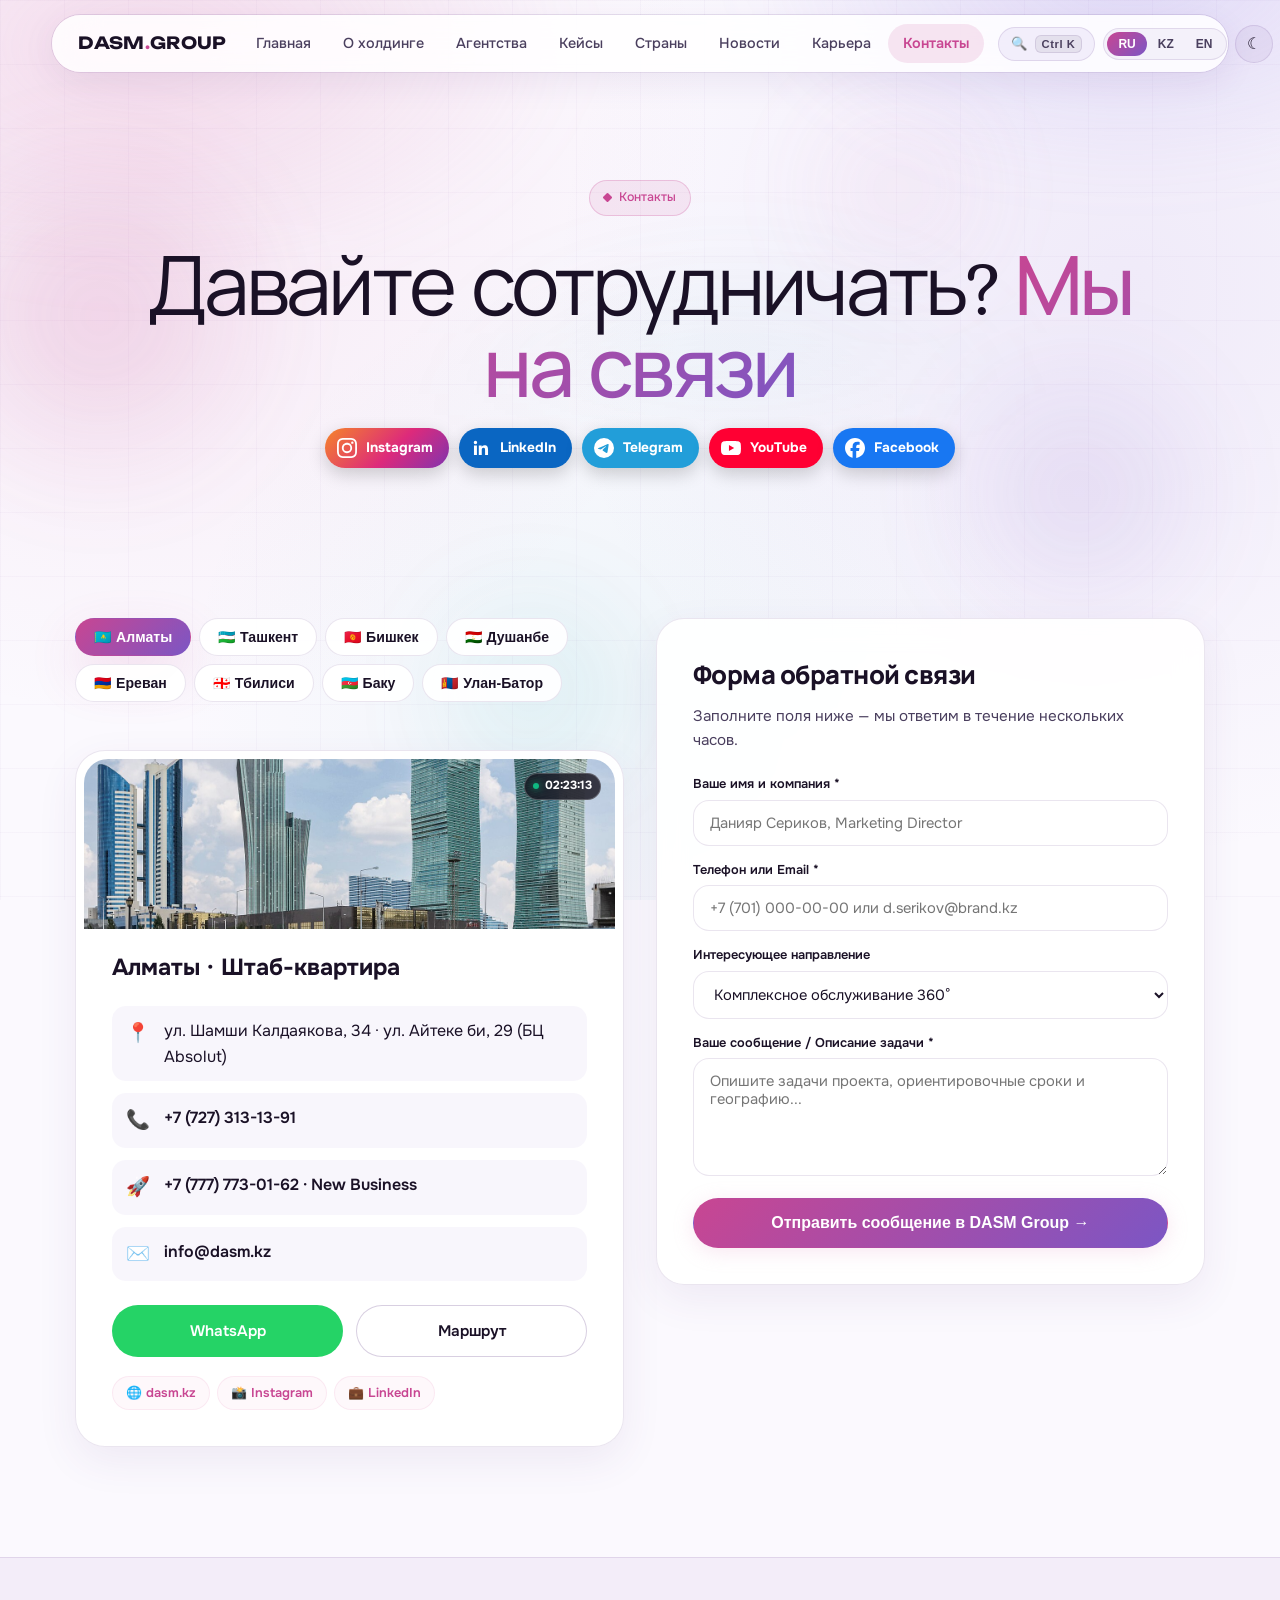
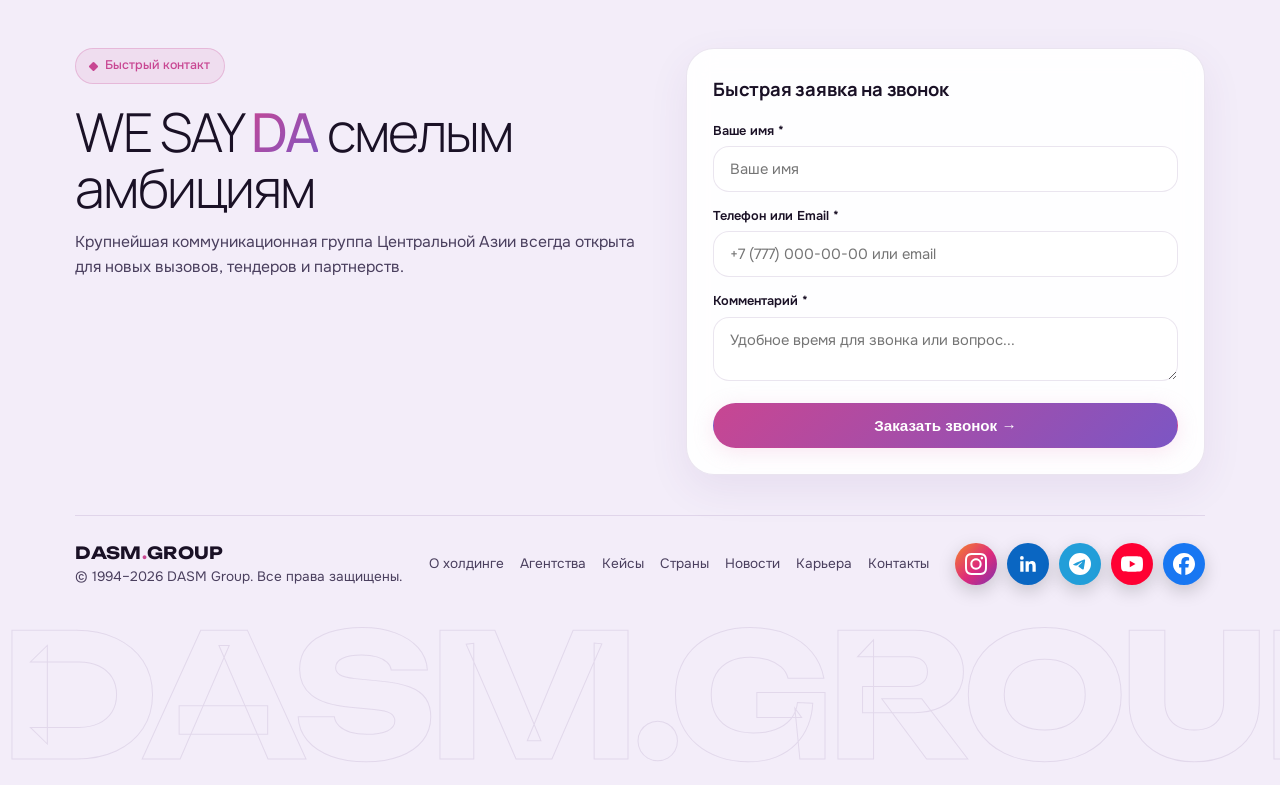
<file: contacts.html>
<!DOCTYPE html>
<html lang="ru" data-theme="light">
<head>
    <meta charset="UTF-8">
    <script>try{var t=localStorage.getItem("dasm-theme-mode");if(t==="dark"||t==="light")document.documentElement.setAttribute("data-theme",t);else document.documentElement.setAttribute("data-theme","light");}catch(e){}</script>
    <meta name="viewport" content="width=device-width, initial-scale=1.0">
    <title>Контакты — DASM Group</title>
    <meta name="description" content="Контакты DASM Group: офис в Алматы, телефон, email и форма обратной связи.">
    <meta name="theme-color" content="#fbf9fd">
    <meta property="og:type" content="website">
    <meta property="og:locale" content="ru_RU">
    <meta property="og:site_name" content="DASM Group">
    <meta property="og:title" content="Контакты — DASM Group">
    <meta property="og:description" content="Контакты DASM Group: офис в Алматы, телефон, email и форма обратной связи.">
    <meta property="og:image" content="https://images.unsplash.com/photo-1497366216548-37526070297c?auto=format&fit=crop&w=1200&q=80">
    <link rel="icon" href="data:image/svg+xml,%3Csvg xmlns='http://www.w3.org/2000/svg' viewBox='0 0 64 64'%3E%3Crect width='64' height='64' rx='16' fill='%230c0b10'/%3E%3Ctext x='32' y='45' font-size='38' font-weight='800' text-anchor='middle' fill='%23e8a0c8' font-family='Arial,sans-serif'%3ED%3C/text%3E%3C/svg%3E">
    <link rel="preconnect" href="https://fonts.googleapis.com">
    <link rel="preconnect" href="https://fonts.gstatic.com" crossorigin>
    <link href="https://fonts.googleapis.com/css2?family=Manrope:wght@200..800&family=Onest:wght@400;500;600;700&family=Unbounded:wght@600;700&display=swap" rel="stylesheet">
    <link rel="stylesheet" href="style.css?v=20261026f">
    <script src="3d-ui.js?v=20261026b" defer></script>
    <style>.cursor-dot,.cursor-ring{display:none!important;opacity:0!important;visibility:hidden!important;width:0!important;height:0!important}</style>
</head>
<body class="page-contacts">

    <header class="header" id="header">
        <div class="container header-inner">
            <a href="index.html" class="logo">DASM<span>.</span>GROUP</a>
            <nav class="nav" id="navMenu">
                <a href="index.html" class="nav-link">Главная</a>
                <a href="about.html" class="nav-link">О холдинге</a>
                <a href="agencies.html" class="nav-link">Агентства</a>
                <a href="works.html" class="nav-link">Кейсы</a>
                <a href="countries.html" class="nav-link">Страны</a>
                <a href="news.html" class="nav-link">Новости</a>
                <a href="career.html" class="nav-link">Карьера</a>
                <a href="contacts.html" class="nav-link active">Контакты</a>
            </nav>
            <div class="header-actions">
                <button type="button" class="search-trigger-btn" id="searchTriggerBtn" aria-label="Поиск">🔍 <span class="search-key-hint">Ctrl K</span></button>
                <div class="lang-switcher" id="langSwitcher">
                    <button class="lang-btn active" data-lang="RU">RU</button>
                    <button class="lang-btn" data-lang="KZ">KZ</button>
                    <button class="lang-btn" data-lang="EN">EN</button>
                </div>
                <button type="button" class="theme-toggle" id="themeToggle" aria-label="Переключить тему" title="Тема">
                    <span class="icon-sun">☀</span>
                    <span class="icon-moon">☾</span>
                </button>
                <a href="#main-contact-form" class="btn btn-primary btn-sm">Стать клиентом</a>
                <button class="burger" id="burgerBtn" aria-label="Меню"><span></span><span></span><span></span></button>
            </div>
        </div>
    </header>

    <main>
        <section class="page-hero ph-contacts">
            <div class="container ph-center">
                <span class="section-tag reveal">Контакты</span>
                <h1 class="page-title reveal">Давайте сотрудничать? <span class="gradient-text">Мы на связи</span></h1>
                <div class="reveal">
<div class="soc-badges">
<a class="soc-badge soc-ig" href="https://instagram.com/dasmgroup_official" target="_blank" rel="noopener"><img src="images/social/instagram.svg" alt="" width="20" height="20"><span>Instagram</span></a>
<a class="soc-badge soc-in" href="https://www.linkedin.com/company/dasmgroup/" target="_blank" rel="noopener"><img src="images/social/linkedin.svg" alt="" width="20" height="20"><span>LinkedIn</span></a>
<a class="soc-badge soc-tg" href="https://t.me/dasmgroup_official" target="_blank" rel="noopener"><img src="images/social/telegram.svg" alt="" width="20" height="20"><span>Telegram</span></a>
<a class="soc-badge soc-yt" href="https://www.youtube.com/@DASMGroup" target="_blank" rel="noopener"><img src="images/social/youtube.svg" alt="" width="20" height="20"><span>YouTube</span></a>
<a class="soc-badge soc-fb" href="https://www.facebook.com/profile.php?id=61552084777351" target="_blank" rel="noopener"><img src="images/social/facebook.svg" alt="" width="20" height="20"><span>Facebook</span></a>
</div>                </div>
            </div>
        </section>

        <!-- ГЛАВНАЯ КОНТАКТНАЯ СЕКЦИЯ НА СТРАНИЦЕ КОНТАКТЫ -->
        <section class="section" id="main-contact-form">
            <div class="container">
                <div class="contacts-page-grid">
                    <!-- Карточки адресов -->
                    <div class="contacts-cards-col">
                        <div class="city-selector-bar reveal" role="tablist" aria-label="Город">
                            <button type="button" class="city-selector-btn active" data-city="almaty">🇰🇿 Алматы</button>
                            <button type="button" class="city-selector-btn" data-city="tashkent">🇺🇿 Ташкент</button>
                            <button type="button" class="city-selector-btn" data-city="bishkek">🇰🇬 Бишкек</button>
                            <button type="button" class="city-selector-btn" data-city="dushanbe">🇹🇯 Душанбе</button>
                            <button type="button" class="city-selector-btn" data-city="yerevan">🇦🇲 Ереван</button>
                            <button type="button" class="city-selector-btn" data-city="tbilisi">🇬🇪 Тбилиси</button>
                            <button type="button" class="city-selector-btn" data-city="baku">🇦🇿 Баку</button>
                            <button type="button" class="city-selector-btn" data-city="ulaanbaatar">🇲🇳 Улан-Батор</button>
                        </div>
                        <div class="contact-hub-card reveal">
                            <div class="ch-photo-banner">
                                <img id="chCityPhoto" src="images/countries-city/kz.jpg" alt="Алматы · Штаб-квартира">
                                <span class="tz-badge"><i class="pulse-green"></i><span id="chCityTime">--:--:--</span></span>
                            </div>
                            <div class="ch-top">
                                <h3 id="chCityTitle">Алматы · Штаб-квартира</h3>
                            </div>
                            <div class="ch-rows">
                                <div class="ch-row"><b>📍</b><span id="chCityAddress">ул. Шамши Калдаякова, 34 · ул. Айтеке би, 29 (БЦ Absolut)</span></div>
                                <div class="ch-row"><b>📞</b><a id="chCityPhone" href="tel:+77273131391">+7 (727) 313-13-91</a></div>
                                <div class="ch-row"><b>🚀</b><a href="tel:+77777730162">+7 (777) 773-01-62 · New Business</a></div>
                                <div class="ch-row"><b>✉️</b><a id="chCityEmail" href="mailto:info@dasm.kz">info@dasm.kz</a></div>
                            </div>
                            <div class="contact-quick-actions">
                                <a class="btn btn-whatsapp" id="chCityWA" href="https://wa.me/77273131391" target="_blank" rel="noopener">WhatsApp</a>
                                <a class="btn btn-outline" id="chCityMap" href="https://www.google.com/maps/search/?api=1&query=%D0%90%D0%BB%D0%BC%D0%B0%D1%82%D1%8B%2C+%D1%83%D0%BB.+%D0%A8%D0%B0%D0%BC%D1%88%D0%B8+%D0%9A%D0%B0%D0%BB%D0%B4%D0%B0%D1%8F%D0%BA%D0%BE%D0%B2%D0%B0%2C+34" target="_blank" rel="noopener">Маршрут</a>
                            </div>
                            <div class="card-tags" style="margin-top:18px">
                                <a href="https://www.dasm.kz" target="_blank" rel="noopener">🌐 dasm.kz</a>
                                <a href="https://www.instagram.com/dasmgroup_official" target="_blank" rel="noopener">📸 Instagram</a>
                                <a href="https://www.linkedin.com/company/dasmgroup" target="_blank" rel="noopener">💼 LinkedIn</a>
                            </div>
                        </div>
                    </div>
                    <!-- Основная развернутая форма на странице Контакты -->
                    <div class="contacts-form-col reveal">
                        <form class="contact-form contact-form-large js-validate-form" novalidate>
                            <h2>Форма обратной связи</h2>
                            <p class="form-subtitle">Заполните поля ниже — мы ответим в течение нескольких часов.</p>

                            <div class="form-group">
                                <label>Ваше имя и компания *</label>
                                <input type="text" name="name" placeholder="Данияр Сериков, Marketing Director" required>
                                <span class="error-msg">Пожалуйста, укажите ваше имя</span>
                            </div>

                            <div class="form-group">
                                <label>Телефон или Email *</label>
                                <input type="text" name="contact" placeholder="+7 (701) 000-00-00 или d.serikov@brand.kz" required>
                                <span class="error-msg">Укажите корректный телефон или email</span>
                            </div>

                            <div class="form-group">
                                <label>Интересующее направление</label>
                                <select name="service">
                                    <option value="Комплексное обслуживание 360">Комплексное обслуживание 360°</option>
                                    <option value="Медиапланирование и баинг (TV, OOH, Digital)">Медиапланирование и баинг (TV, OOH, Digital)</option>
                                    <option value="Креатив, стратегия и брендинг">Креатив, стратегия и брендинг</option>
                                    <option value="PR, SMM, Influence & BTL">PR, SMM, Influence &amp; BTL</option>
                                    <option value="Мультистрановой запуск (ЦА и Кавказ)">Мультистрановой запуск (ЦА и Кавказ)</option>
                                </select>
                            </div>

                            <div class="form-group">
                                <label>Ваше сообщение / Описание задачи *</label>
                                <textarea name="message" rows="5" placeholder="Опишите задачи проекта, ориентировочные сроки и географию..." required></textarea>
                                <span class="error-msg">Пожалуйста, напишите сообщение</span>
                            </div>

                            <button type="submit" class="btn btn-primary btn-lg btn-block">Отправить сообщение в DASM Group →</button>
                            <div class="form-success-message">✓ Ваше обращение зарегистрировано! Наш директор по развитию бизнеса свяжется с вами в ближайшее время.</div>
                        </form>
                    </div>
                </div>
            </div>
        </section>
    </main>

    <!-- ФУТЕР С ФОРМОЙ -->
    <footer class="footer" id="footer-contact">
        <div class="container">
            <div class="footer-top-grid">
                <div class="footer-cta-info reveal">
                    <span class="section-tag">Быстрый контакт</span>
                    <h2 class="footer-heading">WE SAY <span class="gradient-text">DA</span> смелым амбициям</h2>
                    <p class="footer-lead">Крупнейшая коммуникационная группа Центральной Азии всегда открыта для новых вызовов, тендеров и партнерств.</p>
                </div>
                <div class="footer-form-wrap reveal">
                    <form class="contact-form js-validate-form" novalidate>
                        <h3>Быстрая заявка на звонок</h3>
                        <div class="form-group">
                            <label>Ваше имя *</label>
                            <input type="text" name="name" placeholder="Ваше имя" required>
                            <span class="error-msg">Введите ваше имя</span>
                        </div>
                        <div class="form-group">
                            <label>Телефон или Email *</label>
                            <input type="text" name="contact" placeholder="+7 (777) 000-00-00 или email" required>
                            <span class="error-msg">Укажите телефон или email</span>
                        </div>
                        <div class="form-group">
                            <label>Комментарий *</label>
                            <textarea name="message" rows="2" placeholder="Удобное время для звонка или вопрос..." required></textarea>
                            <span class="error-msg">Напишите короткое сообщение</span>
                        </div>
                        <button type="submit" class="btn btn-primary btn-block">Заказать звонок →</button>
                        <div class="form-success-message">✓ Заявка отправлена!</div>
                    </form>
                </div>
            </div>
            <div class="footer-bottom">
                <div class="footer-brand">
                    <a href="index.html" class="logo">DASM<span>.</span>GROUP</a>
                    <p>© 1994–2026 DASM Group. Все права защищены.</p>
                </div>
                <div class="footer-links">
                    <a href="about.html">О холдинге</a>
                    <a href="agencies.html">Агентства</a>
                    <a href="works.html">Кейсы</a>
                    <a href="countries.html">Страны</a>
                    <a href="news.html">Новости</a>
                    <a href="career.html">Карьера</a>
                    <a href="contacts.html">Контакты</a>
                </div>
                <div class="footer-socials"><div class="soc-badges">
<a class="soc-badge soc-ig" href="https://instagram.com/dasmgroup_official" target="_blank" rel="noopener"><img src="images/social/instagram.svg" alt="" width="20" height="20"><span>Instagram</span></a>
<a class="soc-badge soc-in" href="https://www.linkedin.com/company/dasmgroup/" target="_blank" rel="noopener"><img src="images/social/linkedin.svg" alt="" width="20" height="20"><span>LinkedIn</span></a>
<a class="soc-badge soc-tg" href="https://t.me/dasmgroup_official" target="_blank" rel="noopener"><img src="images/social/telegram.svg" alt="" width="20" height="20"><span>Telegram</span></a>
<a class="soc-badge soc-yt" href="https://www.youtube.com/@DASMGroup" target="_blank" rel="noopener"><img src="images/social/youtube.svg" alt="" width="20" height="20"><span>YouTube</span></a>
<a class="soc-badge soc-fb" href="https://www.facebook.com/profile.php?id=61552084777351" target="_blank" rel="noopener"><img src="images/social/facebook.svg" alt="" width="20" height="20"><span>Facebook</span></a>
</div></div>
            </div>
        </div>
    </footer>


    <div class="modal-backdrop" id="searchModal" role="dialog" aria-modal="true" aria-label="Поиск">
        <div class="modal-window search-modal-box">
            <button type="button" class="modal-close-btn" aria-label="Закрыть">×</button>
            <div class="search-input-wrap"><span>🔍</span><input type="search" id="searchInput" placeholder="Агентство, кейс, страна, вакансия…" autocomplete="off"></div>
            <div class="search-results-list" id="searchResults"></div>
        </div>
    </div>
    <script src="i18n.js?v=20261026b"></script>
    <script src="script.js?v=20261026f"></script>
</body>
</html>
</file>
<file: style.css>
/* ==========================================================================
   DASM GROUP — Soft Elegant Version + Light/Dark Theme + Champie Trial
   ========================================================================== */

@font-face {
    font-family: 'Champie Trial';
    src: url('fonts/ChampieTrial-Light.ttf') format('truetype');
    font-weight: 300;
    font-style: normal;
    font-display: swap;
}
@font-face {
    font-family: 'Champie Trial';
    src: url('fonts/ChampieTrial-Regular.ttf') format('truetype');
    font-weight: 400;
    font-style: normal;
    font-display: swap;
}
@font-face {
    font-family: 'Champie Trial';
    src: url('fonts/ChampieTrial-Medium.ttf') format('truetype');
    font-weight: 500;
    font-style: normal;
    font-display: swap;
}
@font-face {
    font-family: 'Champie Trial';
    src: url('fonts/ChampieTrial-SemiBold.ttf') format('truetype');
    font-weight: 600;
    font-style: normal;
    font-display: swap;
}
@font-face {
    font-family: 'Champie Trial';
    src: url('fonts/ChampieTrial-Bold.ttf') format('truetype');
    font-weight: 700;
    font-style: normal;
    font-display: swap;
}
@font-face {
    font-family: 'Champie Trial';
    src: url('fonts/ChampieTrial-ExtraBold.ttf') format('truetype');
    font-weight: 800;
    font-style: normal;
    font-display: swap;
}

/* Светлая тема по умолчанию — яркая, воздушная, чистая */
:root,
[data-theme="light"] {
    --bg-main: #fbf9fe;
    --bg-darker: #f3edf9;
    --bg-card: rgba(255, 255, 255, 0.92);
    --bg-card-hover: #ffffff;
    --border-color: rgba(80, 40, 120, 0.12);
    --border-accent: rgba(196, 70, 148, 0.42);
    --line: rgba(80, 40, 120, 0.12);

    --text-primary: #1a1126;
    --text-secondary: #4a3f5e;
    --text-muted: #7a6e90;

    --accent-primary: #c84692;
    --accent-secondary: #7c56c4;
    --gradient-brand: linear-gradient(135deg, #c84692 0%, #7c56c4 100%);
    --gradient-glow: 0 0 28px rgba(200, 70, 146, 0.20);

    --font-sans: 'Onest', -apple-system, BlinkMacSystemFont, 'Segoe UI', sans-serif;
    --font-display: 'Manrope', 'Onest', sans-serif;
    --font-brand: 'Unbounded', 'Manrope', sans-serif;
    --font-hero: 'Champie Trial', 'Manrope', sans-serif;

    --radius-sm: 14px;
    --radius-md: 20px;
    --radius-lg: 28px;
    --shadow-soft: 0 14px 40px rgba(90, 45, 130, 0.08);
    --shadow-hover: 0 20px 52px rgba(200, 70, 146, 0.16);
    --transition: all 0.35s cubic-bezier(0.16, 1, 0.3, 1);

    --header-bg: rgba(255, 255, 255, 0.88);
    --header-bg-scrolled: rgba(255, 255, 255, 0.96);
    --aurora-fade: linear-gradient(to bottom, rgba(251, 249, 254, 0.12) 0%, rgba(251, 249, 254, 0) 45%, var(--bg-main) 100%);
    --violet: #7c56c4;
    --float-opacity: 0.65;
}

/* Тёмная тема */
[data-theme="dark"] {
    --bg-main: #0c0b10;
    --bg-darker: #111018;
    --bg-card: rgba(28, 24, 38, 0.78);
    --bg-card-hover: rgba(36, 30, 48, 0.92);
    --border-color: rgba(255, 255, 255, 0.09);
    --border-accent: rgba(232, 160, 200, 0.35);
    --line: rgba(255, 255, 255, 0.09);

    --text-primary: #ffffff;
    --text-secondary: #b8b0c8;
    --text-muted: #7a728c;

    --accent-primary: #e8a0c8;
    --accent-secondary: #c4a8e8;
    --gradient-brand: linear-gradient(135deg, #e8a0c8 0%, #c4a8e8 100%);
    --gradient-glow: 0 0 28px rgba(232, 160, 200, 0.25);

    --shadow-soft: 0 12px 36px rgba(0, 0, 0, 0.45);
    --shadow-hover: 0 18px 48px rgba(232, 160, 200, 0.18);

    --header-bg: rgba(12, 11, 16, 0.85);
    --header-bg-scrolled: rgba(12, 11, 16, 0.95);
    --aurora-fade: linear-gradient(to bottom, rgba(12, 11, 16, 0.15) 0%, rgba(12, 11, 16, 0) 40%, var(--bg-main) 100%);
    --violet: #8f7be8;
    --float-opacity: 0.7;
}

*, *::before, *::after {
    box-sizing: border-box;
    margin: 0;
    padding: 0;
}

html {
    scroll-behavior: smooth;
    background-color: var(--bg-main);
    color: var(--text-primary);
    font-family: var(--font-sans);
    line-height: 1.6;
    -webkit-font-smoothing: antialiased;
}

body {
    overflow-x: hidden;
    background-color: var(--bg-main);
    background-image:
        radial-gradient(circle at 12% 18%, rgba(200, 70, 146, 0.09), transparent 42%),
        radial-gradient(circle at 88% 32%, rgba(124, 86, 196, 0.09), transparent 45%),
        radial-gradient(circle at 48% 78%, rgba(43, 179, 176, 0.06), transparent 45%),
        linear-gradient(to right, rgba(120, 80, 160, 0.035) 1px, transparent 1px),
        linear-gradient(to bottom, rgba(120, 80, 160, 0.035) 1px, transparent 1px);
    background-size: 100% 100%, 100% 100%, 100% 100%, 64px 64px, 64px 64px;
    background-attachment: fixed;
}
a {
    color: inherit;
    text-decoration: none;
    transition: var(--transition);
}

img {
    max-width: 100%;
    display: block;
}

.container {
    width: 92vw;
    max-width: 1400px;
    margin: 0 auto;
    padding: 0 24px;
}

.gradient-text {
    background: var(--gradient-brand);
    -webkit-background-clip: text;
    background-clip: text;
    -webkit-text-fill-color: transparent;
}

.section-tag {
    display: inline-block;
    font-family: var(--font-display);
    font-size: 0.7rem;
    text-transform: uppercase;
    letter-spacing: 0.08em;
    font-weight: 600;
    color: #e8a0c8;
    background: rgba(232, 160, 200, 0.10);
    border: 1px solid rgba(232, 160, 200, 0.22);
    padding: 6px 14px;
    border-radius: 99px;
    margin-bottom: 12px;
}

/* Header */
.header {
    position: fixed;
    top: 0;
    left: 0;
    width: 100%;
    z-index: 1000;
    padding: 14px 0;
    background: var(--header-bg);
    backdrop-filter: blur(18px);
    border-bottom: 1px solid var(--border-color);
    transition: var(--transition);
}

.header.scrolled {
    padding: 10px 0;
    background: var(--header-bg-scrolled);
}

/* Theme toggle */
.theme-toggle {
    width: 38px;
    height: 38px;
    border-radius: 50%;
    border: 1px solid var(--border-color);
    background: rgba(255, 255, 255, 0.06);
    color: var(--text-primary);
    cursor: pointer;
    display: inline-flex;
    align-items: center;
    justify-content: center;
    transition: var(--transition);
    font-size: 1rem;
    flex-shrink: 0;
}
.theme-toggle:hover {
    border-color: var(--border-accent);
    background: rgba(196, 90, 154, 0.12);
    transform: rotate(15deg);
}
[data-theme="light"] .theme-toggle .icon-sun { display: none; }
[data-theme="light"] .theme-toggle .icon-moon { display: block; }
[data-theme="dark"] .theme-toggle .icon-sun { display: block; }
[data-theme="dark"] .theme-toggle .icon-moon { display: none; }

.header-inner {
    display: flex;
    align-items: center;
    justify-content: space-between;
    gap: 20px;
}

.logo {
    font-family: var(--font-brand);
    font-size: 1.15rem;
    font-weight: 700;
    letter-spacing: 0.02em;
    color: #fff;
}

.logo span {
    color: var(--accent-primary);
}

.nav {
    display: flex;
    align-items: center;
    gap: 26px;
}

.nav-link {
    font-size: 0.92rem;
    font-weight: 500;
    color: var(--text-secondary);
    position: relative;
    padding: 4px 0;
}

.nav-link:hover,
.nav-link.active {
    color: #fff;
}

.nav-link.active::after {
    content: '';
    position: absolute;
    bottom: -3px;
    left: 0;
    width: 100%;
    height: 2px;
    background: var(--gradient-brand);
    border-radius: 2px;
}

.header-actions {
    display: flex;
    align-items: center;
    gap: 12px;
}

.lang-switcher {
    display: flex;
    background: rgba(255, 255, 255, 0.04);
    border: 1px solid var(--border-color);
    border-radius: 99px;
    padding: 3px;
}

.lang-btn {
    background: transparent;
    border: none;
    color: var(--text-secondary);
    font-size: 0.75rem;
    font-weight: 600;
    padding: 5px 11px;
    border-radius: 99px;
    cursor: pointer;
    transition: var(--transition);
}

.lang-btn.active {
    background: var(--gradient-brand);
    color: #1a1220;
}

/* Buttons */
.btn {
    display: inline-flex;
    align-items: center;
    justify-content: center;
    gap: 8px;
    font-weight: 600;
    font-size: 0.95rem;
    padding: 13px 26px;
    border-radius: 99px;
    cursor: pointer;
    border: 1px solid transparent;
    transition: var(--transition);
}

.btn-sm {
    padding: 9px 18px;
    font-size: 0.85rem;
}

.btn-lg {
    padding: 15px 30px;
    font-size: 1rem;
}

.btn-block {
    width: 100%;
}

.btn-primary {
    background: var(--gradient-brand);
    color: #1a1220;
    box-shadow: 0 4px 20px rgba(232, 160, 200, 0.25);
}

.btn-primary:hover {
    transform: translateY(-2px);
    box-shadow: 0 8px 28px rgba(232, 160, 200, 0.35);
}

.btn-outline {
    background: transparent;
    border-color: rgba(255, 255, 255, 0.18);
    color: #fff;
}

.btn-outline:hover {
    border-color: var(--accent-primary);
    background: rgba(232, 160, 200, 0.08);
    color: #e8a0c8;
    transform: translateY(-2px);
}

.burger {
    display: none;
    flex-direction: column;
    gap: 5px;
    background: none;
    border: none;
    cursor: pointer;
    padding: 6px;
}

.burger span {
    width: 22px;
    height: 2px;
    background: #fff;
    transition: var(--transition);
}

/* Hero */
.hero {
    position: relative;
    padding: 140px 0 70px;
    overflow: hidden;
    background: 
        radial-gradient(circle at 80% 20%, rgba(196, 168, 232, 0.11), transparent 50%),
        radial-gradient(circle at 10% 80%, rgba(232, 160, 200, 0.09), transparent 45%);
}

.hero-bg-grid {
    position: absolute;
    inset: 0;
    background-image: 
        linear-gradient(to right, rgba(255, 255, 255, 0.015) 1px, transparent 1px),
        linear-gradient(to bottom, rgba(255, 255, 255, 0.015) 1px, transparent 1px);
    background-size: 70px 70px;
    z-index: 0;
    pointer-events: none;
    opacity: 0.5;
}

.hero-content {
    position: relative;
    z-index: 1;
}

.hero-split {
    display: grid;
    grid-template-columns: 1.1fr 0.9fr;
    gap: 48px;
    align-items: center;
    margin-bottom: 50px;
}

.hero-left-col {
    display: flex;
    flex-direction: column;
    gap: 24px;
}

.hero-top-meta {
    display: flex;
    flex-wrap: wrap;
    gap: 10px;
}

.hero-badge {
    display: inline-flex;
    align-items: center;
    gap: 8px;
    padding: 7px 15px;
    border-radius: 99px;
    background: rgba(232, 160, 200, 0.10);
    border: 1px solid rgba(232, 160, 200, 0.22);
    font-size: 0.82rem;
    font-weight: 600;
    color: #e8a0c8;
}

.hero-live-tag {
    font-size: 0.82rem;
    font-weight: 500;
    color: var(--text-secondary);
    background: rgba(255, 255, 255, 0.04);
    border: 1px solid var(--border-color);
    padding: 7px 14px;
    border-radius: 99px;
}

.pulse-dot {
    width: 7px;
    height: 7px;
    background: var(--accent-primary);
    border-radius: 50%;
    box-shadow: 0 0 8px var(--accent-primary);
    animation: pulse 2.2s infinite;
}

@keyframes pulse {
    0%, 100% { transform: scale(1); opacity: 1; }
    50% { transform: scale(1.3); opacity: 0.5; }
}

.hero-title {
    font-family: var(--font-display);
    font-size: clamp(2.8rem, 5vw, 4.1rem);
    font-weight: 700;
    line-height: 1.08;
    letter-spacing: -0.03em;
    color: #fff;
}

.hero-subtitle {
    font-size: 1.08rem;
    color: var(--text-secondary);
    line-height: 1.65;
    max-width: 460px;
}

.hero-cta {
    display: flex;
    flex-wrap: wrap;
    gap: 12px;
}

.hero-trust-strip {
    display: flex;
    align-items: center;
    gap: 16px;
    background: rgba(255, 255, 255, 0.03);
    border: 1px solid var(--border-color);
    padding: 14px 18px;
    border-radius: var(--radius-md);
}

.trust-avatars {
    display: flex;
    align-items: center;
}

.trust-avatars img {
    width: 34px;
    height: 34px;
    border-radius: 50%;
    object-fit: cover;
    border: 2px solid #161122;
    margin-left: -9px;
}

.trust-avatars img:first-child {
    margin-left: 0;
}

.avatar-more {
    width: 34px;
    height: 34px;
    border-radius: 50%;
    background: var(--gradient-brand);
    color: #1a1220;
    font-size: 0.65rem;
    font-weight: 700;
    display: flex;
    align-items: center;
    justify-content: center;
    margin-left: -9px;
    border: 2px solid #161122;
}

.trust-text strong {
    display: block;
    font-size: 0.88rem;
    color: #fff;
}

.trust-text span {
    font-size: 0.76rem;
    color: var(--text-secondary);
}

.trust-score {
    text-align: right;
    padding-left: 14px;
    border-left: 1px solid var(--border-color);
}

.trust-score strong {
    display: block;
    font-family: var(--font-display);
    font-size: 1.05rem;
    color: #e8a0c8;
}

.trust-score span {
    font-size: 0.7rem;
    color: var(--text-secondary);
}

.hero-visual-stack {
    display: flex;
    flex-direction: column;
    gap: 16px;
}

.hero-visual-card {
    position: relative;
    border-radius: var(--radius-lg);
    overflow: hidden;
    box-shadow: var(--shadow-soft);
    border: 1px solid var(--border-color);
}

.hero-visual-card img {
    width: 100%;
    height: 300px;
    object-fit: cover;
}

.hero-visual-caption {
    position: absolute;
    bottom: 14px;
    left: 14px;
    right: 14px;
    background: rgba(20, 16, 30, 0.82);
    backdrop-filter: blur(12px);
    padding: 12px 16px;
    border-radius: var(--radius-sm);
    border: 1px solid var(--border-color);
    display: flex;
    justify-content: space-between;
    align-items: center;
}

.hero-visual-caption strong {
    font-family: var(--font-display);
    font-size: 0.86rem;
    display: block;
    color: #fff;
}

.hero-visual-caption span {
    font-size: 0.76rem;
    color: var(--text-secondary);
}

.hero-sub-visuals {
    display: grid;
    grid-template-columns: 1fr 1fr;
    gap: 14px;
}

.sub-visual-box {
    background: var(--bg-card);
    border: 1px solid var(--border-color);
    border-radius: var(--radius-md);
    overflow: hidden;
}

.sub-visual-box img {
    width: 100%;
    height: 120px;
    object-fit: cover;
}

.sub-visual-info {
    padding: 12px 14px;
}

.sub-visual-info strong {
    display: block;
    font-family: var(--font-display);
    font-size: 0.84rem;
    color: #fff;
    margin-bottom: 3px;
}

.sub-visual-info span {
    font-size: 0.74rem;
    color: var(--text-secondary);
}

.stats-grid {
    display: grid;
    grid-template-columns: repeat(4, 1fr);
    gap: 16px;
}

.stat-item {
    background: rgba(255, 255, 255, 0.03);
    border: 1px solid var(--border-color);
    border-radius: var(--radius-md);
    padding: 22px 18px;
    text-align: center;
}

.stat-number {
    font-family: var(--font-display);
    font-size: 2.2rem;
    font-weight: 700;
    color: #fff;
    line-height: 1;
    margin-bottom: 6px;
}

.stat-number span {
    color: #e8a0c8;
}

.stat-label {
    font-size: 0.88rem;
    color: var(--text-secondary);
}

/* Sections */
.section {
    padding: 80px 0;
}

.section.bg-darker {
    background: var(--bg-darker);
}

.section-header {
    display: flex;
    justify-content: space-between;
    align-items: flex-end;
    gap: 40px;
    margin-bottom: 40px;
}

.section-title {
    font-family: var(--font-display);
    font-size: clamp(1.6rem, 2.6vw, 2.2rem);
    font-weight: 700;
    color: #fff;
    line-height: 1.2;
    max-width: 620px;
}

/* Cards */
.cards-grid {
    display: grid;
    gap: 20px;
}

.cols-2 { grid-template-columns: repeat(2, 1fr); }
.cols-3 { grid-template-columns: repeat(3, 1fr); }
.cols-4 { grid-template-columns: repeat(4, 1fr); }

.card {
    background: var(--bg-card);
    border: 1px solid var(--border-color);
    border-radius: var(--radius-md);
    padding: 26px 22px;
    transition: var(--transition);
}

.card:hover {
    border-color: rgba(232, 160, 200, 0.25);
    transform: translateY(-4px);
    box-shadow: var(--shadow-hover);
}

.card-title {
    font-family: var(--font-display);
    font-size: 1.12rem;
    font-weight: 600;
    color: #fff;
    margin-bottom: 10px;
}

.card-text {
    font-size: 0.93rem;
    color: var(--text-secondary);
    line-height: 1.6;
}

.card-num {
    font-family: var(--font-display);
    font-size: 0.78rem;
    font-weight: 700;
    color: #e8a0c8;
    margin-bottom: 10px;
}

.card-tags {
    display: flex;
    flex-wrap: wrap;
    gap: 7px;
    margin-top: 14px;
}

.card-tags span {
    font-size: 0.73rem;
    font-weight: 600;
    padding: 4px 11px;
    border-radius: 99px;
    background: rgba(232, 160, 200, 0.08);
    border: 1px solid rgba(232, 160, 200, 0.18);
    color: #e8a0c8;
}

.card-media {
    margin: -26px -22px 18px -22px;
    height: 180px;
    overflow: hidden;
    border-radius: var(--radius-md) var(--radius-md) 0 0;
}

.card-media img {
    width: 100%;
    height: 100%;
    object-fit: cover;
}

/* Case cards */
.case-card {
    background: var(--bg-card);
    border: 1px solid var(--border-color);
    border-radius: var(--radius-md);
    overflow: hidden;
    transition: var(--transition);
}

.case-card:hover {
    border-color: rgba(232, 160, 200, 0.28);
    transform: translateY(-4px);
    box-shadow: var(--shadow-hover);
}

.case-img-wrap {
    position: relative;
    height: 220px;
    overflow: hidden;
}

.case-img-wrap img {
    width: 100%;
    height: 100%;
    object-fit: cover;
    transition: transform 0.5s ease;
}

.case-card:hover .case-img-wrap img {
    transform: scale(1.03);
}

.case-badge {
    position: absolute;
    top: 12px;
    left: 12px;
    background: rgba(20, 16, 30, 0.85);
    backdrop-filter: blur(10px);
    border: 1px solid rgba(232, 160, 200, 0.25);
    color: #e8a0c8;
    font-size: 0.73rem;
    font-weight: 600;
    padding: 5px 11px;
    border-radius: 99px;
}

.case-body {
    padding: 22px;
}

.case-meta {
    font-size: 0.78rem;
    color: var(--text-muted);
    margin-bottom: 7px;
}

.case-title {
    font-family: var(--font-display);
    font-size: 1.15rem;
    font-weight: 600;
    color: #fff;
    margin-bottom: 8px;
}

.case-desc {
    font-size: 0.9rem;
    color: var(--text-secondary);
    line-height: 1.55;
    margin-bottom: 16px;
}

.case-stats {
    display: grid;
    grid-template-columns: repeat(3, 1fr);
    gap: 10px;
    padding-top: 14px;
    border-top: 1px solid var(--border-color);
}

.case-stats strong {
    display: block;
    font-family: var(--font-display);
    font-size: 0.95rem;
    color: #e8a0c8;
}

.case-stats span {
    font-size: 0.72rem;
    color: var(--text-muted);
}

/* Page hero */
.page-hero {
    padding: 130px 0 50px;
}

.page-title {
    font-family: var(--font-display);
    font-size: clamp(2rem, 3.5vw, 2.8rem);
    font-weight: 700;
    color: #fff;
    line-height: 1.15;
    margin-bottom: 16px;
}

.page-lead {
    font-size: 1.05rem;
    color: var(--text-secondary);
    max-width: 640px;
    line-height: 1.6;
}

/* Footer */
.footer {
    background: var(--bg-darker);
    border-top: 1px solid var(--border-color);
    padding: 60px 0 30px;
}

.footer-top-grid {
    display: grid;
    grid-template-columns: 1.1fr 1fr;
    gap: 40px;
    padding-bottom: 40px;
    border-bottom: 1px solid var(--border-color);
}

.footer-heading {
    font-family: var(--font-display);
    font-size: clamp(1.5rem, 2.4vw, 2rem);
    line-height: 1.2;
    margin-bottom: 14px;
    color: #fff;
}

.footer-lead {
    color: var(--text-secondary);
    font-size: 0.98rem;
    margin-bottom: 20px;
}

.footer-contacts-direct {
    display: grid;
    grid-template-columns: 1fr 1fr;
    gap: 14px;
    padding-top: 16px;
    border-top: 1px solid var(--border-color);
}

.footer-contacts-direct small {
    color: var(--text-muted);
    text-transform: uppercase;
    letter-spacing: 0.06em;
    font-size: 0.72rem;
    font-weight: 600;
}

.footer-contacts-direct p {
    font-size: 0.92rem;
    font-weight: 500;
    margin-top: 3px;
    color: #fff;
}

.contact-form {
    background: var(--bg-card);
    border: 1px solid var(--border-color);
    border-radius: var(--radius-md);
    padding: 26px;
}

.contact-form h3 {
    font-family: var(--font-display);
    font-size: 1.15rem;
    margin-bottom: 16px;
    color: #fff;
}

.form-group {
    margin-bottom: 14px;
}

.form-group label {
    display: block;
    font-size: 0.8rem;
    font-weight: 600;
    color: #fff;
    margin-bottom: 5px;
}

.form-group input,
.form-group textarea,
.form-group select {
    width: 100%;
    background: rgba(128, 100, 160, 0.06);
    border: 1px solid var(--border-color);
    border-radius: var(--radius-sm);
    padding: 11px 14px;
    color: var(--text-primary);
    font-family: var(--font-sans);
    font-size: 0.92rem;
    transition: var(--transition);
}

.form-group input:focus,
.form-group textarea:focus,
.form-group select:focus {
    outline: none;
    border-color: var(--accent-primary);
    box-shadow: 0 0 0 3px rgba(196, 90, 154, 0.18);
}

[data-theme="dark"] .form-group input,
[data-theme="dark"] .form-group textarea,
[data-theme="dark"] .form-group select {
    background: rgba(255, 255, 255, 0.03);
    color: #fff;
}

[data-theme="light"] select option { background: #fff; color: #1a1220; }

.error-msg {
    display: none;
    color: #ff6b6b;
    font-size: 0.75rem;
    margin-top: 4px;
}

.form-group.invalid .error-msg {
    display: block;
}

.form-success-message {
    display: none;
    margin-top: 12px;
    padding: 12px;
    border-radius: var(--radius-sm);
    background: rgba(154, 212, 216, 0.1);
    border: 1px solid rgba(154, 212, 216, 0.3);
    color: #9ad4d8;
    font-size: 0.88rem;
}

.form-success-message.visible {
    display: block;
}

.footer-bottom {
    padding-top: 24px;
    display: flex;
    justify-content: space-between;
    align-items: center;
    flex-wrap: wrap;
    gap: 16px;
    font-size: 0.85rem;
    color: var(--text-secondary);
}

.footer-links,
.footer-socials {
    display: flex;
    flex-wrap: wrap;
    gap: 16px;
}

.footer-links a:hover,
.footer-socials a:hover {
    color: var(--accent-primary);
}

/* Reveal */
.reveal {
    opacity: 0;
    transform: translateY(18px);
    transition: opacity 0.55s ease, transform 0.55s ease;
}

.reveal.visible {
    opacity: 1;
    transform: translateY(0);
}

/* ==========================================================================
   Типографика (Manrope + Onest, Unbounded только в логотипе)
   ========================================================================== */
.hero-title,
.page-title,
.section-title,
.footer-heading {
    font-weight: 800;
    letter-spacing: -0.025em;
    line-height: 1.1;
}

.hero-title { font-size: clamp(3rem, 5.6vw, 4.8rem); }
.page-title { font-size: clamp(2.1rem, 4vw, 3.2rem); }
.section-title { font-size: clamp(1.7rem, 3vw, 2.5rem); }

.card-title,
.case-title,
.contact-form h3,
.vacancy-item h3 {
    font-weight: 700;
    letter-spacing: -0.01em;
}

.section-tag {
    font-family: var(--font-sans);
    font-weight: 600;
    letter-spacing: 0.08em;
}

.card-num,
.stat-number,
.case-stats strong,
.trust-score strong {
    font-family: var(--font-display);
    letter-spacing: -0.01em;
}

/* ==========================================================================
   Вакансии
   ========================================================================== */
.vacancies-list { display: grid; gap: 16px; }

.vacancy-item {
    display: flex;
    align-items: center;
    justify-content: space-between;
    gap: 24px;
    padding: 26px 30px;
    background: var(--bg-card);
    border: 1px solid var(--border-color);
    border-radius: var(--radius-md);
    transition: var(--transition);
}

.vacancy-item:hover {
    border-color: var(--border-accent);
    background: var(--bg-card-hover);
    transform: translateX(6px);
}

.vacancy-meta {
    font-size: 0.78rem;
    font-weight: 600;
    color: var(--accent-primary);
}

.vacancy-item h3 {
    font-family: var(--font-display);
    font-size: 1.2rem;
    margin: 6px 0 8px;
    color: #fff;
}

.vacancy-item p {
    color: var(--text-secondary);
    font-size: 0.92rem;
    max-width: 680px;
}

.vacancy-item .btn { flex-shrink: 0; }

/* ==========================================================================
   Страница контактов
   ========================================================================== */
.contacts-page-grid {
    display: grid;
    grid-template-columns: 1fr 1.1fr;
    gap: 32px;
    align-items: start;
}

.contacts-cards-col { display: grid; gap: 20px; }

.contact-form-large { padding: 36px; }

.contact-form-large h2 {
    font-family: var(--font-display);
    font-size: 1.6rem;
    font-weight: 800;
    letter-spacing: -0.02em;
    margin-bottom: 8px;
    color: #fff;
}

.form-subtitle {
    color: var(--text-secondary);
    font-size: 0.95rem;
    margin-bottom: 22px;
}

.card-text a { color: var(--accent-primary); }
.card-text a:hover { text-decoration: underline; }

.card-tags a {
    font-size: 0.8rem;
    font-weight: 600;
    padding: 6px 13px;
    border-radius: 99px;
    background: rgba(232, 160, 200, 0.08);
    border: 1px solid rgba(232, 160, 200, 0.18);
    color: var(--accent-primary);
}

.card-tags a:hover { background: rgba(232, 160, 200, 0.18); }

select option { background: #1c1826; color: #fff; }

/* ==========================================================================
   Новости
   ========================================================================== */
.news-date {
    font-size: 0.72rem;
    font-weight: 600;
    text-transform: uppercase;
    letter-spacing: 0.07em;
    color: var(--text-muted);
    margin-bottom: 12px;
}

.interactive-card { position: relative; overflow: hidden; }

.interactive-card::before {
    content: '';
    position: absolute;
    top: 0;
    left: 0;
    width: 100%;
    height: 3px;
    background: var(--gradient-brand);
    transform: scaleX(0);
    transform-origin: left;
    transition: transform 0.4s ease;
}

.interactive-card:hover::before { transform: scaleX(1); }

/* ==========================================================================
   Мелочи
   ========================================================================== */
:focus-visible {
    outline: 2px solid var(--accent-primary);
    outline-offset: 3px;
}

::selection { background: rgba(232, 160, 200, 0.35); color: #fff; }

::-webkit-scrollbar { width: 10px; }
::-webkit-scrollbar-track { background: var(--bg-main); }
::-webkit-scrollbar-thumb { background: #2a2338; border-radius: 99px; }

/* ==========================================================================
   Фильтры (агентства, кейсы, страны)
   ========================================================================== */
.filter-bar {
    display: flex;
    flex-wrap: wrap;
    gap: 10px;
    margin-bottom: 32px;
}

.chip {
    font-family: var(--font-sans);
    font-size: 0.85rem;
    font-weight: 600;
    padding: 9px 18px;
    border-radius: 99px;
    background: rgba(255, 255, 255, 0.04);
    border: 1px solid var(--border-color);
    color: var(--text-secondary);
    cursor: pointer;
    transition: var(--transition);
}

.chip:hover {
    color: #fff;
    border-color: var(--border-accent);
}

.chip.active {
    background: var(--gradient-brand);
    border-color: transparent;
    color: #1a1220;
}

.is-hidden { display: none !important; }

.empty-note {
    display: none;
    color: var(--text-muted);
    padding: 16px 0;
}

.empty-note.visible { display: block; }

.stat-number b { font-weight: inherit; }

/* ==========================================================================
   Хронология и люди (О холдинге)
   ========================================================================== */
.timeline {
    position: relative;
    display: grid;
    gap: 20px;
    padding-left: 36px;
    max-width: 860px;
}

.timeline::before {
    content: '';
    position: absolute;
    left: 9px;
    top: 8px;
    bottom: 8px;
    width: 2px;
    background: linear-gradient(var(--accent-primary), var(--accent-secondary) 70%, transparent);
}

.tl-item {
    position: relative;
    background: var(--bg-card);
    border: 1px solid var(--border-color);
    border-radius: var(--radius-md);
    padding: 22px 26px;
    transition: var(--transition);
}

.tl-item::before {
    content: '';
    position: absolute;
    left: -34px;
    top: 28px;
    width: 14px;
    height: 14px;
    border-radius: 50%;
    background: var(--accent-primary);
    box-shadow: 0 0 0 5px var(--bg-darker);
}

.tl-item:hover { border-color: var(--border-accent); }

.tl-year {
    font-family: var(--font-display);
    font-size: 1.5rem;
    font-weight: 800;
    letter-spacing: -0.02em;
    margin-bottom: 4px;
    background: var(--gradient-brand);
    -webkit-background-clip: text;
    background-clip: text;
    -webkit-text-fill-color: transparent;
}

.sources-note {
    margin-top: 24px;
    font-size: 0.8rem;
    color: var(--text-muted);
}

.people-grid {
    display: grid;
    grid-template-columns: repeat(2, 1fr);
    gap: 20px;
}

.person {
    display: flex;
    gap: 20px;
    align-items: flex-start;
    background: var(--bg-card);
    border: 1px solid var(--border-color);
    border-radius: var(--radius-md);
    padding: 26px;
}

.avatar {
    flex: 0 0 60px;
    height: 60px;
    border-radius: 50%;
    display: grid;
    place-items: center;
    background: var(--gradient-brand);
    color: #1a1220;
    font-family: var(--font-display);
    font-size: 1.1rem;
    font-weight: 800;
}

.person-role {
    font-size: 0.8rem;
    font-weight: 600;
    color: var(--accent-primary);
    margin-bottom: 10px;
}

/* ==========================================================================
   Клиенты
   ========================================================================== */
.clients-note {
    color: var(--text-secondary);
    font-size: 0.95rem;
    margin-bottom: 16px;
    max-width: 720px;
}

.clients-wrap {
    display: flex;
    flex-wrap: wrap;
    gap: 12px;
    margin-bottom: 30px;
}

.client-chip {
    padding: 14px 24px;
    border-radius: var(--radius-sm);
    background: var(--bg-card);
    border: 1px solid var(--border-color);
    font-family: var(--font-display);
    font-size: 1.05rem;
    font-weight: 800;
    color: #fff;
}

.client-chip small {
    display: block;
    margin-top: 2px;
    font-family: var(--font-sans);
    font-size: 0.72rem;
    font-weight: 500;
    color: var(--accent-primary);
}

.clients-wrap.muted .client-chip {
    padding: 10px 18px;
    font-size: 0.92rem;
    font-weight: 700;
    color: var(--text-secondary);
}

/* ==========================================================================
   Квиз
   ========================================================================== */
.quiz {
    max-width: 820px;
    background: var(--bg-card);
    border: 1px solid var(--border-color);
    border-radius: var(--radius-lg);
    padding: 36px;
}

.quiz-progress {
    height: 4px;
    margin-bottom: 24px;
    background: rgba(255, 255, 255, 0.08);
    border-radius: 99px;
    overflow: hidden;
}

.quiz-progress span {
    display: block;
    height: 100%;
    background: var(--gradient-brand);
    transition: width 0.4s ease;
}

.quiz-count {
    font-size: 0.8rem;
    font-weight: 600;
    color: var(--accent-primary);
    margin-bottom: 8px;
}

.quiz-q {
    font-family: var(--font-display);
    font-size: 1.4rem;
    font-weight: 800;
    letter-spacing: -0.02em;
    margin-bottom: 20px;
}

.quiz-options { display: grid; gap: 10px; }

.quiz-opt {
    text-align: left;
    font-family: var(--font-sans);
    font-size: 0.97rem;
    padding: 15px 20px;
    border-radius: var(--radius-sm);
    background: rgba(255, 255, 255, 0.03);
    border: 1px solid var(--border-color);
    color: #fff;
    cursor: pointer;
    transition: var(--transition);
}

.quiz-opt:hover {
    border-color: var(--accent-primary);
    background: rgba(232, 160, 200, 0.08);
}

.quiz-result-name {
    font-family: var(--font-display);
    font-size: 2rem;
    font-weight: 800;
    letter-spacing: -0.025em;
    margin-bottom: 10px;
    background: var(--gradient-brand);
    -webkit-background-clip: text;
    background-clip: text;
    -webkit-text-fill-color: transparent;
}

.quiz-result-desc { color: var(--text-secondary); margin-bottom: 10px; }
.quiz-result-note { color: var(--text-muted); font-size: 0.9rem; margin-bottom: 24px; }
.quiz-actions { display: flex; flex-wrap: wrap; gap: 12px; }

/* ==========================================================================
   Вакансии: поиск и FAQ
   ========================================================================== */
.vacancy-tools {
    display: grid;
    grid-template-columns: 1.4fr 1fr 1fr;
    gap: 12px;
    margin-bottom: 24px;
}

.vacancy-tools input,
.vacancy-tools select {
    width: 100%;
    background: rgba(255, 255, 255, 0.03);
    border: 1px solid var(--border-color);
    border-radius: var(--radius-sm);
    padding: 12px 14px;
    color: #fff;
    font-family: var(--font-sans);
    font-size: 0.92rem;
}

.vacancy-tools input:focus,
.vacancy-tools select:focus {
    outline: none;
    border-color: var(--accent-primary);
    box-shadow: 0 0 0 3px rgba(232, 160, 200, 0.15);
}

.vacancies-more { margin-top: 24px; }

.faq { display: grid; gap: 12px; max-width: 820px; }

.faq details {
    background: var(--bg-card);
    border: 1px solid var(--border-color);
    border-radius: var(--radius-md);
    padding: 18px 22px;
}

.faq details[open] { border-color: var(--border-accent); }

.faq summary {
    display: flex;
    justify-content: space-between;
    gap: 16px;
    cursor: pointer;
    font-weight: 600;
    list-style: none;
}

.faq summary::-webkit-details-marker { display: none; }

.faq summary::after {
    content: '+';
    color: var(--accent-primary);
    font-size: 1.3rem;
    line-height: 1;
}

.faq details[open] summary::after { content: '\2013'; }

.faq p {
    margin-top: 12px;
    color: var(--text-secondary);
    font-size: 0.93rem;
}

/* 404 */
.not-found { padding: 170px 0 110px; }

/* Responsive */
@media (max-width: 1100px) {
    .hero-split,
    .footer-top-grid,
    .cols-3,
    .cols-4 {
        grid-template-columns: 1fr 1fr;
    }

    .nav {
        position: fixed;
        top: 60px;
        left: 0;
        width: 100%;
        height: calc(100vh - 60px);
        background: rgba(12, 11, 16, 0.97);
        flex-direction: column;
        align-items: flex-start;
        padding: 24px;
        gap: 14px;
        transform: translateX(100%);
        transition: transform 0.3s ease;
    }

    .nav.open {
        transform: translateX(0);
    }

    .burger {
        display: flex;
    }
}

@media (max-width: 720px) {
    .hero-split,
    .cols-2,
    .cols-3,
    .cols-4,
    .stats-grid,
    .footer-top-grid,
    .hero-sub-visuals,
    .footer-contacts-direct,
    .contacts-page-grid {
        grid-template-columns: 1fr;
    }

    .hero {
        padding: 110px 0 50px;
    }

    .section {
        padding: 50px 0;
    }

    .header-actions .btn-sm {
        display: none;
    }
}

@media (max-width: 720px) {
    .vacancy-item {
        flex-direction: column;
        align-items: flex-start;
    }

    .contact-form-large { padding: 24px; }
}

@media (prefers-reduced-motion: reduce) {
    *, *::before, *::after {
        animation: none !important;
        transition: none !important;
    }

    html { scroll-behavior: auto; }

    .reveal {
        opacity: 1;
        transform: none;
    }
}

@media (max-width: 1100px) {
    .vacancy-tools { grid-template-columns: 1fr 1fr; }
    .vacancy-tools input { grid-column: 1 / -1; }
}

@media (max-width: 720px) {
    .people-grid,
    .vacancy-tools { grid-template-columns: 1fr; }

    .person { flex-direction: column; }
    .quiz { padding: 24px; }
    .quiz-result-name { font-size: 1.6rem; }
    .not-found { padding: 130px 0 70px; }
}

.section-header .page-lead { margin-top: 12px; }


/* ==========================================================================
   V2 — НОВЫЙ ДИЗАЙН-СЛОЙ
   Лёгкая крупная типографика, стеклянная шапка-капсула, анимации,
   интерактивные блоки. Всё, что ниже, перекрывает старые стили.
   ========================================================================== */
:root {
    --line: rgba(255, 255, 255, 0.10);
    --ease: cubic-bezier(0.16, 1, 0.3, 1);
    --violet: #8f7be8;
    --teal: #2bb3b0;
    --radius-lg: 30px;
}

html { scroll-padding-top: 110px; }
body.menu-open { overflow: hidden; }

/* ---------- Индикатор прокрутки ---------- */
.scroll-progress {
    position: fixed;
    top: 0;
    left: 0;
    width: 100%;
    height: 3px;
    z-index: 1100;
    transform-origin: 0 50%;
    transform: scaleX(0);
    background: var(--gradient-brand);
    pointer-events: none;
}

/* ---------- Шапка-капсула ---------- */
.header {
    top: 14px;
    left: 0;
    right: 0;
    width: 92vw;
    max-width: 1400px;
    margin: 0 auto;
    padding: 0;
    background: transparent;
    backdrop-filter: none;
    -webkit-backdrop-filter: none;
    border: 1px solid var(--line);
    border-radius: 999px;
    box-shadow: 0 14px 44px rgba(0, 0, 0, 0.35);
    transition: top 0.5s var(--ease), border-color 0.3s;
}

.header::before {
    content: '';
    position: absolute;
    inset: 0;
    z-index: -1;
    border-radius: inherit;
    background: rgba(18, 15, 27, 0.55);
    backdrop-filter: blur(22px) saturate(150%);
    -webkit-backdrop-filter: blur(22px) saturate(150%);
    transition: background 0.3s;
}

.header.scrolled { padding: 0; background: transparent; }
.header.scrolled::before { background: rgba(14, 12, 21, 0.82); }
.header.hide { top: -96px; }

.header .header-inner {
    width: 100%;
    max-width: none;
    margin: 0;
    padding: 9px 10px 9px 26px;
}

.logo { font-size: 1.05rem; position: relative; z-index: 3; }
.header-actions { position: relative; z-index: 3; }
.nav { gap: 2px; }

.nav-link {
    padding: 8px 15px;
    border-radius: 99px;
    font-size: 0.9rem;
}

.nav-link:hover { background: rgba(255, 255, 255, 0.07); }
.nav-link.active { background: rgba(255, 255, 255, 0.11); color: #fff; }
.nav-link.active::after { display: none; }

.burger span { transform-origin: center; }
.burger.active span:nth-child(1) { transform: translateY(7px) rotate(45deg); }
.burger.active span:nth-child(2) { opacity: 0; }
.burger.active span:nth-child(3) { transform: translateY(-7px) rotate(-45deg); }

/* ---------- Кнопки ---------- */
.btn { position: relative; overflow: hidden; will-change: transform; }

.btn-primary::after {
    content: '';
    position: absolute;
    inset: 0;
    background: linear-gradient(110deg, transparent 30%, rgba(255, 255, 255, 0.55) 50%, transparent 70%);
    transform: translateX(-130%);
    transition: transform 0.8s var(--ease);
}

.btn-primary:hover::after { transform: translateX(130%); }

/* ---------- Заголовки и теги ---------- */
.section { padding: 110px 0; }

.section-title {
    font-weight: 300;
    font-size: clamp(2rem, 4.2vw, 3.7rem);
    letter-spacing: -0.04em;
    line-height: 1.04;
    max-width: 780px;
}

.section-title .gradient-text { font-weight: 500; }

.section-header { margin-bottom: 56px; }

.section-tag {
    display: inline-flex;
    align-items: center;
    gap: 8px;
    font-family: var(--font-sans);
    font-size: 0.78rem;
    font-weight: 500;
    letter-spacing: 0;
    text-transform: none;
    color: #ddd6ea;
    background: rgba(255, 255, 255, 0.05);
    border: 1px solid var(--line);
    padding: 7px 14px;
    margin-bottom: 20px;
}

.section-tag::before {
    content: '';
    width: 7px;
    height: 7px;
    background: var(--accent-primary);
    transform: rotate(45deg);
    border-radius: 1px;
}

/* ---------- Появление: плавное, с задержкой по порядку ---------- */
.reveal {
    opacity: 0;
    transform: translateY(34px);
    filter: blur(6px);
    transition: opacity 0.9s var(--ease), transform 0.9s var(--ease), filter 0.9s var(--ease);
    transition-delay: var(--rd, 0s);
}

.reveal.visible { opacity: 1; transform: none; filter: none; }

/* ---------- Подсветка карточек под курсором (отключено) ---------- */
.card, .case-card, .person, .tl-item, .vacancy-item, .stat-item { position: relative; overflow: hidden; }

.card::after, .case-card::after, .person::after, .tl-item::after,
.vacancy-item::after, .panel::after {
    display: none !important;
}

.card, .case-card, .person, .tl-item, .vacancy-item {
    border-radius: 24px;
    background: rgba(255, 255, 255, 0.03);
}

.card-title, .case-title { font-weight: 600; }

/* ---------- HERO ---------- */
.hero-v2 {
    position: relative;
    min-height: min(100svh, 940px);
    display: flex;
    flex-direction: column;
    justify-content: flex-end;
    padding: 150px 0 0;
    overflow: hidden;
    background: var(--bg-main);
}

.aurora {
    position: absolute;
    inset: 0;
    overflow: hidden;
    pointer-events: none;
    z-index: 0;
}

.aurora i {
    position: absolute;
    border-radius: 50%;
    filter: blur(90px);
    opacity: 0.8;
    mix-blend-mode: screen;
    will-change: transform;
    translate: calc(var(--px, 0) * 34px) calc(var(--py, 0) * 34px);
    transition: translate 0.8s var(--ease);
}

.aurora i:nth-child(1) {
    width: 62vmax; height: 62vmax; left: -14vmax; top: -22vmax;
    background: radial-gradient(circle, #e8a0c8 0%, transparent 62%);
    animation: drift1 22s ease-in-out infinite alternate;
}

.aurora i:nth-child(2) {
    width: 58vmax; height: 58vmax; right: -16vmax; top: -8vmax;
    background: radial-gradient(circle, var(--violet) 0%, transparent 62%);
    animation: drift2 26s ease-in-out infinite alternate;
}

.aurora i:nth-child(3) {
    width: 42vmax; height: 42vmax; left: 28%; bottom: -24vmax;
    background: radial-gradient(circle, var(--teal) 0%, transparent 64%);
    opacity: 0.4;
    animation: drift3 30s ease-in-out infinite alternate;
}

.aurora::before {
    content: '';
    position: absolute;
    inset: 0;
    z-index: 2;
    background: var(--aurora-fade);
}

.aurora::after {
    content: '';
    position: absolute;
    inset: 0;
    z-index: 1;
    opacity: 0.22;
    mix-blend-mode: overlay;
    background-image: url("data:image/svg+xml;utf8,<svg xmlns='http://www.w3.org/2000/svg' width='180' height='180'><filter id='n'><feTurbulence type='fractalNoise' baseFrequency='.85' numOctaves='2' stitchTiles='stitch'/></filter><rect width='100%' height='100%' filter='url(%23n)' opacity='.7'/></svg>");
}

@keyframes drift1 { to { transform: translate(14vmax, 10vmax) scale(1.15); } }
@keyframes drift2 { to { transform: translate(-12vmax, 14vmax) scale(0.92); } }
@keyframes drift3 { to { transform: translate(-16vmax, -8vmax) scale(1.2); } }

.hero-v2-inner {
    position: relative;
    z-index: 3;
    display: grid;
    grid-template-columns: minmax(0, 1fr) minmax(260px, 380px);
    align-items: end;
    gap: 28px 48px;
}

.hero-pill {
    grid-column: 1 / -1;
    justify-self: start;
    display: inline-flex;
    align-items: center;
    gap: 10px;
    padding: 8px 16px;
    border-radius: 99px;
    font-size: 0.82rem;
    font-weight: 500;
    color: #e6def2;
    background: rgba(255, 255, 255, 0.06);
    border: 1px solid var(--line);
    backdrop-filter: blur(10px);
}

.hero-title-xl {
    font-family: var(--font-hero);
    font-weight: 400;
    font-size: clamp(3.3rem, 9.4vw, 8.8rem);
    line-height: 0.92;
    letter-spacing: -0.03em;
    color: var(--text-primary);
}

.page-hero .page-title {
    font-family: var(--font-hero);
    font-weight: 400;
}

.hero-title-xl .ln { display: block; overflow: hidden; padding: 0.02em 0 0.1em; }

.hero-title-xl .ln > span {
    display: inline-block;
    transform: translateY(112%);
    animation: lineUp 1.1s var(--ease) forwards;
}

.hero-title-xl .ln:nth-child(2) > span { animation-delay: 0.14s; }

.scramble-wrap { font-weight: 500; }
.scramble { display: inline-block; white-space: nowrap; }

@keyframes lineUp { to { transform: translateY(0); } }

.rise {
    opacity: 0;
    transform: translateY(18px);
    animation: rise 1s var(--ease) forwards;
    animation-delay: var(--d, 0s);
}

@keyframes rise { to { opacity: 1; transform: none; } }

.hero-side { display: flex; flex-direction: column; gap: 22px; padding-bottom: 14px; }
.hero-side p { color: #cfc7de; font-size: 1.02rem; line-height: 1.6; }

/* ---------- Бегущая лента ---------- */
.marquee {
    position: relative;
    z-index: 3;
    margin-top: 56px;
    border-top: 1px solid var(--line);
    padding: 28px 0;
    overflow: hidden;
    -webkit-mask-image: linear-gradient(90deg, transparent, #000 10%, #000 90%, transparent);
    mask-image: linear-gradient(90deg, transparent, #000 10%, #000 90%, transparent);
}

.marquee-track { display: flex; width: max-content; animation: marquee 42s linear infinite; }
.marquee:hover .marquee-track { animation-play-state: paused; }

.marquee-track span {
    padding-right: 72px;
    white-space: nowrap;
    font-family: var(--font-display);
    font-size: 1.6rem;
    font-weight: 700;
    letter-spacing: -0.03em;
    color: rgba(255, 255, 255, 0.5);
    transition: color 0.3s;
}

.marquee-track span:hover { color: #fff; }

@keyframes marquee { to { transform: translateX(-50%); } }

/* ---------- Цифры ---------- */
.stats-band { padding: 0; }

.stats-grid { gap: 0; border-bottom: 1px solid var(--line); }

.stat-item {
    background: none;
    border: none;
    border-left: 1px solid var(--line);
    border-radius: 0;
    text-align: left;
    padding: 44px 30px;
}

.stat-item:first-child { border-left: none; padding-left: 0; }

.stat-number {
    font-size: clamp(2.8rem, 5.2vw, 4.6rem);
    font-weight: 300;
    letter-spacing: -0.05em;
    margin-bottom: 12px;
}

.stat-number span { color: var(--accent-primary); font-weight: 300; }
.stat-label { color: var(--text-muted); font-size: 0.92rem; }

/* ---------- Система DASM ---------- */
.system {
    display: grid;
    grid-template-columns: minmax(320px, 0.82fr) 1.18fr;
    gap: clamp(32px, 5vw, 80px);
    align-items: stretch;
}

.system-left { display: flex; flex-direction: column; gap: 28px; }
.system-left .section-title { font-size: clamp(1.9rem, 3.4vw, 3rem); }

.sys-list { margin-top: auto; border-top: 1px solid var(--line); }
.sys-item { position: relative; border-bottom: 1px solid var(--line); }

.sys-btn {
    width: 100%;
    display: flex;
    align-items: baseline;
    gap: 16px;
    padding: 17px 0;
    background: none;
    border: none;
    color: var(--text-muted);
    font-family: var(--font-sans);
    font-size: 0.95rem;
    text-align: left;
    cursor: pointer;
    transition: color 0.3s;
}

.sys-btn:hover { color: #d8d0e6; }
.sys-btn b { min-width: 1.8rem; font-size: 0.72rem; font-weight: 500; letter-spacing: 0.06em; }
.sys-item.active .sys-btn { color: #fff; }

.sys-panel { display: grid; grid-template-rows: 0fr; transition: grid-template-rows 0.55s var(--ease); }
.sys-item.active .sys-panel { grid-template-rows: 1fr; }
.sys-panel > div { overflow: hidden; }

.sys-panel p { padding: 0 0 4px 2.9rem; max-width: 50ch; color: var(--text-secondary); font-size: 0.95rem; }
.sys-panel .card-tags { padding: 0 0 20px 2.9rem; margin-top: 12px; }

.sys-bar {
    position: absolute;
    left: 0;
    bottom: -1px;
    height: 1px;
    width: 0;
    background: var(--gradient-brand);
}

.sys-item.active .sys-bar { animation: sysbar var(--dur, 6s) linear forwards; }
.system.manual .sys-item.active .sys-bar { animation: none; width: 100%; }

@keyframes sysbar { to { width: 100%; } }

.sys-stage {
    position: relative;
    min-height: 540px;
    display: grid;
    place-items: center;
    border: 1px solid var(--line);
    border-radius: 32px;
    overflow: hidden;
    background:
        radial-gradient(circle at 50% 46%, rgba(143, 123, 232, 0.16), transparent 58%),
        radial-gradient(circle at 80% 90%, rgba(232, 160, 200, 0.10), transparent 50%),
        #0e0c15;
}

.sys-stage::before {
    content: '';
    position: absolute;
    inset: 0;
    opacity: 0.5;
    background-image: radial-gradient(rgba(255, 255, 255, 0.10) 1px, transparent 1px);
    background-size: 26px 26px;
    -webkit-mask-image: radial-gradient(circle at 50% 50%, #000, transparent 72%);
    mask-image: radial-gradient(circle at 50% 50%, #000, transparent 72%);
}

.sys-svg { position: relative; width: 100%; max-width: 600px; height: auto; }

.sys-svg .ring { fill: none; stroke: rgba(255, 255, 255, 0.10); stroke-width: 1; }
.sys-svg .ring-dash { stroke-dasharray: 3 7; transform-origin: 280px 270px; animation: spin 60s linear infinite; }
.sys-svg .star { stroke: rgba(255, 255, 255, 0.14); stroke-width: 1; }
.sys-svg .spoke { stroke: rgba(255, 255, 255, 0.07); stroke-width: 1; transition: stroke 0.4s; }
.sys-svg .spoke.active { stroke: var(--accent-primary); stroke-width: 1.4; stroke-dasharray: 5 6; animation: flow 1.2s linear infinite; }

.sys-svg .orbit { transform-origin: 280px 270px; animation: spin 26s linear infinite; }
.sys-svg .orbit circle { fill: var(--accent-secondary); opacity: 0.8; }

.sys-svg .core { fill: #181326; stroke: rgba(232, 160, 200, 0.5); }
.sys-svg .core-text { fill: #fff; font-family: var(--font-brand); font-size: 9px; text-anchor: middle; dominant-baseline: central; letter-spacing: 0.04em; }
.sys-svg .pulse { fill: #fff; filter: drop-shadow(0 0 8px var(--accent-primary)); transform: translate(280px, 270px); }

.sys-svg .node { cursor: pointer; outline: none; }
.sys-svg .halo { fill: rgba(232, 160, 200, 0); transition: fill 0.4s; transform-box: fill-box; transform-origin: center; }
.sys-svg .dot { fill: #1a1626; stroke: rgba(255, 255, 255, 0.28); stroke-width: 1; transition: fill 0.4s, stroke 0.4s; }
.sys-svg .num { fill: #cfc6e0; font-size: 11px; font-weight: 600; text-anchor: middle; dominant-baseline: central; pointer-events: none; transition: fill 0.4s; }
.sys-svg .lbl { fill: #8f86a3; font-size: 13px; font-weight: 500; transition: fill 0.4s; pointer-events: none; }

.sys-svg .node:hover .dot, .sys-svg .node:focus-visible .dot { stroke: var(--accent-primary); }
.sys-svg .node.active .dot { fill: var(--accent-primary); stroke: var(--accent-primary); }
.sys-svg .node.active .num { fill: #1a1220; }
.sys-svg .node.active .lbl { fill: #fff; }
.sys-svg .node.active .halo { fill: rgba(232, 160, 200, 0.2); animation: halo 2.2s ease-in-out infinite; }

@keyframes spin { to { transform: rotate(360deg); } }
@keyframes flow { to { stroke-dashoffset: -22; } }
@keyframes halo { 0%, 100% { transform: scale(1); opacity: 1; } 50% { transform: scale(1.35); opacity: 0.35; } }

.sys-caption {
    position: absolute;
    left: 22px;
    right: 22px;
    bottom: 22px;
    display: flex;
    justify-content: space-between;
    align-items: center;
    gap: 16px;
    padding: 14px 18px;
    border-radius: 18px;
    background: rgba(20, 16, 30, 0.72);
    border: 1px solid var(--line);
    backdrop-filter: blur(12px);
}

.sys-caption strong { display: block; font-family: var(--font-display); font-size: 0.95rem; }
.sys-caption span { font-size: 0.8rem; color: var(--text-secondary); }

/* ---------- Главный кейс ---------- */
.feature {
    display: grid;
    grid-template-columns: minmax(300px, 0.9fr) 1.1fr;
    gap: clamp(32px, 5vw, 80px);
    align-items: center;
}

.feature-copy .section-title { font-size: clamp(1.9rem, 3.5vw, 3.1rem); }
.feature-copy > p { margin: 22px 0 30px; color: var(--text-secondary); font-size: 1.02rem; max-width: 52ch; }

.feature-stats {
    display: grid;
    grid-template-columns: repeat(3, auto);
    justify-content: start;
    gap: 34px;
    margin-bottom: 34px;
    padding-top: 24px;
    border-top: 1px solid var(--line);
}

.feature-stats strong { display: block; font-family: var(--font-display); font-size: 1.7rem; font-weight: 300; letter-spacing: -0.03em; color: #fff; }
.feature-stats span { font-size: 0.78rem; color: var(--text-muted); }

.feature-media { position: relative; }

.feature-card {
    position: relative;
    border-radius: 32px;
    overflow: hidden;
    border: 1px solid var(--line);
    aspect-ratio: 4 / 3.4;
    background: linear-gradient(135deg, #2b2040, #14101e);
    transform: perspective(1100px) rotateX(var(--rx, 0deg)) rotateY(var(--ry, 0deg));
    transition: transform 0.35s var(--ease);
    box-shadow: 0 30px 80px rgba(0, 0, 0, 0.5);
}

.feature-card img { width: 100%; height: 100%; object-fit: cover; transform: scale(1.06); transition: transform 1.2s var(--ease); }
.feature-media:hover .feature-card img { transform: scale(1.12); }

.feature-card::after {
    content: '';
    position: absolute;
    inset: 0;
    background: linear-gradient(to top, rgba(10, 8, 16, 0.85), transparent 55%);
}

.feature-caption {
    position: absolute;
    left: 22px;
    right: 22px;
    bottom: 22px;
    z-index: 2;
    padding-left: 14px;
    border-left: 2px solid #fff;
}

.feature-caption strong { display: block; font-family: var(--font-display); font-size: 1rem; }
.feature-caption span { font-size: 0.82rem; color: #d6cee4; }

.spin-badge {
    position: absolute;
    top: -34px;
    right: -18px;
    z-index: 3;
    width: 132px;
    height: 132px;
    filter: drop-shadow(0 12px 28px rgba(0, 0, 0, 0.5));
}

.spin-badge .badge-bg { fill: var(--accent-primary); }
.spin-badge .spin { transform-origin: 60px 60px; animation: spin 18s linear infinite; }
.spin-badge text { fill: #1a1220; font-family: var(--font-display); font-size: 8.4px; font-weight: 800; letter-spacing: 0.04em; }

.link-row { display: grid; grid-template-columns: repeat(3, 1fr); gap: 16px; margin-top: 56px; }

.link-card {
    display: flex;
    justify-content: space-between;
    align-items: center;
    gap: 16px;
    padding: 22px 26px;
    border-radius: 22px;
    border: 1px solid var(--line);
    background: rgba(255, 255, 255, 0.03);
    font-family: var(--font-display);
    font-weight: 600;
}

.link-card small { display: block; margin-bottom: 4px; font-family: var(--font-sans); font-size: 0.74rem; font-weight: 500; color: var(--text-muted); }
.link-card i { font-style: normal; font-size: 1.3rem; color: var(--accent-primary); transition: transform 0.4s var(--ease); }
.link-card:hover { border-color: var(--border-accent); background: rgba(232, 160, 200, 0.06); }
.link-card:hover i { transform: translate(4px, -4px); }

/* ---------- Раскрывающиеся панели стран ---------- */
.panels { display: flex; gap: 10px; height: 400px; }

.panel {
    position: relative;
    flex: 1;
    min-width: 0;
    overflow: hidden;
    cursor: pointer;
    border-radius: 24px;
    border: 1px solid var(--line);
    background: linear-gradient(165deg, hsla(var(--h, 320), 70%, 62%, 0.22), rgba(255, 255, 255, 0.02) 70%);
    transition: flex 0.7s var(--ease), border-color 0.3s;
    outline: none;
}

.panel.active { flex: 4.2; border-color: rgba(255, 255, 255, 0.22); }
.panel:focus-visible { border-color: var(--accent-primary); }

.panel-flag { position: absolute; top: 20px; left: 20px; font-size: 1.7rem; line-height: 1; }

.panel-name {
    position: absolute;
    left: 20px;
    bottom: 22px;
    font-family: var(--font-display);
    font-size: 1.15rem;
    font-weight: 600;
    white-space: nowrap;
    writing-mode: vertical-rl;
    transform: rotate(180deg);
    transform-origin: center;
    color: #cfc7de;
    transition: color 0.3s;
}

.panel.active .panel-name {
    writing-mode: horizontal-tb;
    transform: none;
    font-size: 1.9rem;
    font-weight: 300;
    letter-spacing: -0.03em;
    color: #fff;
    bottom: 74px;
}

.panel-more {
    position: absolute;
    left: 20px;
    right: 20px;
    bottom: 22px;
    opacity: 0;
    transform: translateY(14px);
    transition: opacity 0.4s, transform 0.5s var(--ease);
    pointer-events: none;
}

.panel.active .panel-more { opacity: 1; transform: none; transition-delay: 0.25s; }
.panel-more small { display: block; font-size: 0.9rem; color: #fff; font-weight: 500; }
.panel-more em { font-style: normal; font-size: 0.8rem; color: var(--text-secondary); }

/* ---------- Внутренние страницы ---------- */
.page-hero { position: relative; padding: 180px 0 80px; overflow: hidden; }

.page-hero::before {
    content: '';
    position: absolute;
    inset: -30% -10% auto -10%;
    height: 130%;
    pointer-events: none;
    background:
        radial-gradient(40% 50% at 18% 30%, rgba(232, 160, 200, 0.22), transparent 70%),
        radial-gradient(36% 46% at 82% 18%, rgba(143, 123, 232, 0.22), transparent 70%),
        radial-gradient(30% 40% at 56% 85%, rgba(43, 179, 176, 0.12), transparent 70%);
    filter: blur(34px);
    -webkit-mask-image: linear-gradient(to bottom, #000 55%, transparent 92%);
    mask-image: linear-gradient(to bottom, #000 55%, transparent 92%);
    animation: drift1 20s ease-in-out infinite alternate;
}

.page-hero > .container { position: relative; z-index: 1; }

.page-title {
    font-weight: 300;
    font-size: clamp(2.5rem, 6.4vw, 5.6rem);
    line-height: 1;
    letter-spacing: -0.045em;
    margin-bottom: 26px;
    max-width: 1000px;
}

.page-title .gradient-text { font-weight: 500; }
.page-lead { font-size: 1.15rem; max-width: 640px; color: #cfc7de; }

.not-found { padding: 200px 0 120px; }

/* ---------- Футер ---------- */
.footer { position: relative; overflow: hidden; padding: 90px 0 0; }

.footer-heading {
    font-weight: 300;
    font-size: clamp(2rem, 4.2vw, 3.5rem);
    letter-spacing: -0.04em;
    line-height: 1.04;
}

.footer-heading .gradient-text { font-weight: 500; }

.contact-form {
    border-radius: 28px;
    background: rgba(255, 255, 255, 0.035);
    backdrop-filter: blur(14px);
}

.form-group input, .form-group textarea, .form-group select { border-radius: 16px; padding: 13px 16px; }

.footer::after {
    content: 'DASM.GROUP';
    display: block;
    margin-top: 26px;
    padding-bottom: 8px;
    text-align: center;
    white-space: nowrap;
    overflow: hidden;
    font-family: var(--font-brand);
    font-size: clamp(3rem, 13.4vw, 12.5rem);
    font-weight: 700;
    line-height: 0.95;
    letter-spacing: -0.05em;
    color: transparent;
    -webkit-text-stroke: 1px rgba(255, 255, 255, 0.09);
    user-select: none;
    pointer-events: none;
}

/* ---------- Адаптив V2 ---------- */
@media (max-width: 1100px) {
    .nav {
        position: fixed;
        inset: 0;
        top: 0;
        width: 100%;
        height: 100dvh;
        padding: 120px 30px 40px;
        gap: 4px;
        background: rgba(10, 9, 15, 0.97);
        backdrop-filter: blur(24px);
        flex-direction: column;
        align-items: flex-start;
        transform: none;
        opacity: 0;
        visibility: hidden;
        z-index: 2;
        transition: opacity 0.4s ease, visibility 0.4s;
    }

    .nav.open { opacity: 1; visibility: visible; transform: none; }

    .nav-link {
        font-family: var(--font-display);
        font-size: clamp(1.9rem, 7vw, 2.8rem);
        font-weight: 300;
        letter-spacing: -0.03em;
        padding: 6px 0;
        background: none !important;
        opacity: 0;
        transform: translateY(16px);
        transition: opacity 0.5s var(--ease), transform 0.5s var(--ease), color 0.3s;
    }

    .nav.open .nav-link { opacity: 1; transform: none; }
    .nav.open .nav-link:nth-child(1) { transition-delay: 0.08s; }
    .nav.open .nav-link:nth-child(2) { transition-delay: 0.12s; }
    .nav.open .nav-link:nth-child(3) { transition-delay: 0.16s; }
    .nav.open .nav-link:nth-child(4) { transition-delay: 0.20s; }
    .nav.open .nav-link:nth-child(5) { transition-delay: 0.24s; }
    .nav.open .nav-link:nth-child(6) { transition-delay: 0.28s; }
    .nav.open .nav-link:nth-child(7) { transition-delay: 0.32s; }
    .nav.open .nav-link:nth-child(8) { transition-delay: 0.36s; }
    .nav-link.active { color: var(--accent-primary); }

    .system, .feature { grid-template-columns: 1fr; }
    .sys-stage { min-height: 480px; }
    .link-row { grid-template-columns: 1fr; }
    .hero-v2-inner { grid-template-columns: 1fr; }
    .hero-side { max-width: 520px; padding-bottom: 0; }
}

@media (max-width: 720px) {
    .section { padding: 76px 0; }
    .section-header { margin-bottom: 36px; }
    .header .header-inner { padding-left: 20px; }
    .hero-v2 { padding-top: 120px; }
    .marquee { margin-top: 40px; }
    .marquee-track span { font-size: 1.25rem; padding-right: 48px; }

    .stats-grid { grid-template-columns: 1fr 1fr; }
    .stat-item { padding: 28px 18px; }
    .stat-item:nth-child(odd) { border-left: none; padding-left: 0; }
    .stat-item:nth-child(n+3) { border-top: 1px solid var(--line); }

    .sys-stage { min-height: 400px; border-radius: 26px; }
    .sys-caption { left: 12px; right: 12px; bottom: 12px; padding: 12px 14px; }
    .feature-stats { gap: 22px; }
    .spin-badge { width: 104px; height: 104px; top: -26px; right: -6px; }

    .panels { flex-direction: column; height: auto; }
    .panel { flex: none; height: 74px; }
    .panel.active { flex: none; height: 176px; }
    .panel-flag { top: 22px; }
    .panel-name, .panel.active .panel-name {
        writing-mode: horizontal-tb;
        transform: none;
        left: 64px;
        top: 22px;
        bottom: auto;
        font-size: 1.2rem;
        font-weight: 600;
    }
    .panel.active .panel-name { color: #fff; }
    .panel-more { bottom: 18px; }
}

@media (prefers-reduced-motion: reduce) {
    .hero-title-xl .ln > span, .rise { transform: none; opacity: 1; animation: none; }
    .reveal { filter: none; }
    .marquee-track { animation: none; }
}
/* ============================================================
   DASM 3D layer v3
   ============================================================ */

/* --- Hero canvas --- */
#hero3d {
    position: absolute; inset: 0;
    width: 100%; height: 100%;
    z-index: 1;
    pointer-events: none;
    mix-blend-mode: screen;
    opacity: 0;
    transition: opacity 1.6s ease;
}
#hero3d.ready { opacity: 1; }

/* --- Globe --- */
.globe-section { padding: 60px 0 40px; }
.globe-wrap {
    position: relative;
    width: 100%;
    height: clamp(360px, 55vw, 620px);
    border-radius: 32px;
    overflow: hidden;
    background:
        radial-gradient(circle at 50% 55%, rgba(143,123,232,0.18), transparent 60%),
        radial-gradient(circle at 80% 20%, rgba(232,160,200,0.12), transparent 55%),
        #0e0c15;
    border: 1px solid rgba(255,255,255,0.10);
    user-select: none;
    -webkit-user-select: none;
}
#globe3d {
    position: absolute; inset: 0;
    width: 100%; height: 100%;
    opacity: 0;
    transition: opacity 1.2s ease;
}
#globe3d.ready { opacity: 1; }
.globe-legend {
    position: absolute; bottom: 18px; left: 22px;
    display: flex; flex-direction: column; gap: 6px;
    font-size: 0.8rem; color: #cfc7de;
    pointer-events: none;
}
.globe-legend i {
    display: inline-block; width: 8px; height: 8px;
    background: var(--accent-primary); border-radius: 50%;
    box-shadow: 0 0 10px var(--accent-primary);
    margin-right: 6px;
}
.globe-hint {
    text-align: center; margin-top: 14px;
    font-size: 0.8rem; color: var(--text-muted);
}

/* --- 3D carousel «Система DASM» --- */
.sys-stage { overflow: visible !important; }

.stage-3d {
    position: absolute; inset: 0;
    perspective: 1600px;
    perspective-origin: 50% 45%;
}
.ring-3d {
    position: absolute; left: 50%; top: 50%;
    width: 0; height: 0;
    transform-style: preserve-3d;
    transition: transform 1.1s cubic-bezier(0.16, 1, 0.3, 1);
}
.card-3d {
    position: absolute;
    width: 300px; height: 360px;
    left: -150px; top: -180px;
    padding: 26px;
    border-radius: 24px;
    border: 1px solid rgba(255,255,255,0.10);
    background: linear-gradient(165deg, rgba(40,30,55,0.92), rgba(18,14,26,0.96));
    backdrop-filter: blur(14px);
    box-shadow: 0 20px 50px rgba(0,0,0,0.5);
    transform: rotateY(calc(var(--i) * 72deg)) translateZ(320px);
    transition: opacity 0.6s, box-shadow 0.6s;
    opacity: 0.35;
    display: flex; flex-direction: column;
    backface-visibility: hidden;
}
.card-3d.is-active {
    opacity: 1;
    box-shadow: 0 30px 80px rgba(232,160,200,0.22);
    border-color: rgba(232,160,200,0.35);
}
.card-3d-num {
    font-family: var(--font-display);
    font-size: 0.78rem;
    font-weight: 600;
    letter-spacing: 0.08em;
    color: var(--accent-primary);
    margin-bottom: 14px;
}
.card-3d-title {
    font-family: var(--font-display);
    font-size: 1.5rem;
    font-weight: 600;
    letter-spacing: -0.02em;
    color: #fff;
    margin-bottom: 12px;
}
.card-3d-text {
    font-size: 0.9rem;
    line-height: 1.55;
    color: var(--text-secondary);
    margin-bottom: auto;
}
.card-3d .card-tags { margin-top: 16px; }

@media (max-width: 900px) {
    .card-3d {
        width: 240px; height: 320px;
        left: -120px; top: -160px;
        transform: rotateY(calc(var(--i) * 72deg)) translateZ(240px);
    }
    .card-3d-title { font-size: 1.25rem; }
    .card-3d-text { font-size: 0.82rem; }
}

/* --- Кастомный курсор отключён --- */
.cursor-dot, .cursor-ring { display: none !important; }
@media (prefers-reduced-motion: reduce) {
    #hero3d, #globe3d { display: none; }
}

/* ==========================================================================
   V4 — Champie Trial in Hero, Meaningful Floating Objects, Bento Layouts,
        Country Photos, Interactive 3D Globe Pins & Full Light/Dark Theme
   ========================================================================== */

/* --- Шрифт Champie Trial для всего текста в секции Hero во всех вкладках --- */
.hero-v2 .hero-title-xl,
.hero-v2 .hero-side p,
.hero-v2 .hero-pill,
.page-hero .page-title,
.page-hero .page-lead,
.page-hero .section-tag {
    font-family: var(--font-hero) !important;
}

.hero-v2 .hero-side p,
.page-hero .page-lead {
    font-weight: 400;
    letter-spacing: -0.005em;
    line-height: 1.55;
}

/* --- Плавающие смысловые объекты на фоне сайта (.float-layer) --- */
.float-layer {
    position: fixed;
    inset: 0;
    pointer-events: none;
    z-index: 0;
    overflow: hidden;
}

.float-orb {
    position: absolute;
    border-radius: 50%;
    filter: blur(55px);
    opacity: var(--float-opacity);
    animation: floatDrift 28s ease-in-out infinite alternate;
    will-change: transform;
}
.float-orb:nth-child(1) {
    width: 380px; height: 380px;
    left: -90px; top: 14%;
    background: radial-gradient(circle, rgba(200, 70, 146, 0.32), transparent 70%);
    animation-duration: 32s;
}
.float-orb:nth-child(2) {
    width: 300px; height: 300px;
    right: 4%; top: 38%;
    background: radial-gradient(circle, rgba(124, 86, 196, 0.28), transparent 70%);
    animation-duration: 26s;
    animation-delay: -6s;
}
.float-orb:nth-child(3) {
    width: 240px; height: 240px;
    left: 32%; bottom: 10%;
    background: radial-gradient(circle, rgba(43, 179, 176, 0.22), transparent 70%);
    animation-duration: 34s;
    animation-delay: -12s;
}
.float-orb:nth-child(4) {
    width: 200px; height: 200px;
    right: 22%; top: 10%;
    background: radial-gradient(circle, rgba(232, 160, 200, 0.28), transparent 70%);
    animation-duration: 22s;
    animation-delay: -3s;
}

.float-item {
    position: absolute;
    display: inline-flex;
    align-items: center;
    gap: 8px;
    padding: 8px 14px;
    border-radius: 99px;
    background: var(--bg-card);
    border: 1px solid var(--border-color);
    box-shadow: var(--shadow-soft);
    backdrop-filter: blur(10px);
    -webkit-backdrop-filter: blur(10px);
    font-family: var(--font-display);
    font-size: 0.74rem;
    font-weight: 700;
    color: var(--text-secondary);
    opacity: 0.42;
    animation: floatBadge 20s ease-in-out infinite alternate;
    will-change: transform;
}
[data-theme="dark"] .float-item {
    opacity: 0.34;
    background: rgba(28, 22, 40, 0.65);
}
.float-item span { font-size: 1rem; line-height: 1; }
.float-item small { font-size: 0.72rem; font-weight: 600; letter-spacing: 0.01em; }

.float-item.fi-1 { left: 3%; top: 22%; animation-duration: 18s; }
.float-item.fi-2 { right: 3%; top: 26%; animation-duration: 22s; animation-delay: -4s; }
.float-item.fi-3 { left: 4%; top: 58%; animation-duration: 24s; animation-delay: -9s; }
.float-item.fi-4 { right: 4%; top: 64%; animation-duration: 19s; animation-delay: -6s; }
.float-item.fi-5 { left: 6%; bottom: 14%; animation-duration: 25s; animation-delay: -11s; }
.float-item.fi-6 { right: 6%; bottom: 16%; animation-duration: 21s; animation-delay: -2s; }
.float-item.fi-7 { left: 46%; top: 15%; animation-duration: 23s; animation-delay: -7s; }

@keyframes floatDrift {
    0% { transform: translate(0, 0) scale(1); }
    50% { transform: translate(40px, -30px) scale(1.08); }
    100% { transform: translate(-20px, 25px) scale(0.95); }
}
@keyframes floatBadge {
    0% { transform: translate3d(0, 0, 0) rotate(-2deg); }
    50% { transform: translate3d(16px, -22px, 0) rotate(2deg); }
    100% { transform: translate3d(-12px, 14px, 0) rotate(-1deg); }
}

/* --- Смысловые плавающие карточки в Hero на главной (.hero-floaters) --- */
.hero-floaters {
    position: absolute;
    inset: 0;
    pointer-events: none;
    z-index: 2;
    overflow: hidden;
}
.floater-card {
    position: absolute;
    display: flex;
    align-items: center;
    gap: 12px;
    padding: 12px 18px;
    border-radius: 20px;
    background: var(--bg-card);
    border: 1px solid var(--border-accent);
    box-shadow: var(--shadow-soft);
    backdrop-filter: blur(16px);
    -webkit-backdrop-filter: blur(16px);
    animation: floatBadge 14s ease-in-out infinite alternate;
}
.floater-card .fc-icon {
    width: 38px; height: 38px;
    border-radius: 12px;
    display: grid;
    place-items: center;
    background: rgba(200, 70, 146, 0.12);
    font-size: 1.2rem;
}
.floater-card strong {
    display: block;
    font-family: var(--font-display);
    font-size: 0.86rem;
    font-weight: 700;
    color: var(--text-primary);
    line-height: 1.2;
}
.floater-card small {
    display: block;
    font-size: 0.74rem;
    color: var(--text-secondary);
}
.floater-card.fc-1 { top: 17%; right: 8%; animation-delay: 0s; }
.floater-card.fc-2 { top: 34%; right: 26%; animation-delay: -4s; }
.floater-card.fc-3 { top: 20%; left: 54%; animation-delay: -8s; }

@media (max-width: 1100px) {
    .hero-floaters { display: none; }
    .float-item { display: none; }
}

/* --- Заполнение пустых пространств: сетка Page Hero и Bento-карточки --- */
.page-hero-grid {
    display: grid;
    grid-template-columns: 1.18fr 0.82fr;
    gap: clamp(28px, 4vw, 56px);
    align-items: center;
}

.hero-bento {
    display: grid;
    grid-template-columns: repeat(2, 1fr);
    gap: 14px;
}

.hb-card {
    position: relative;
    overflow: hidden;
    padding: 20px 18px;
    border-radius: 22px;
    background: var(--bg-card);
    border: 1px solid var(--border-color);
    box-shadow: var(--shadow-soft);
    backdrop-filter: blur(14px);
    -webkit-backdrop-filter: blur(14px);
    transition: var(--transition);
}
.hb-card:hover {
    transform: translateY(-4px);
    border-color: var(--border-accent);
    box-shadow: var(--shadow-hover);
}
.hb-icon {
    display: inline-grid;
    place-items: center;
    width: 38px;
    height: 38px;
    border-radius: 12px;
    background: rgba(200, 70, 146, 0.11);
    font-size: 1.2rem;
    margin-bottom: 10px;
}
.hb-card strong {
    display: block;
    font-family: var(--font-display);
    font-size: 1.25rem;
    font-weight: 800;
    letter-spacing: -0.02em;
    color: var(--text-primary);
    margin-bottom: 2px;
}
.hb-card span {
    display: block;
    font-size: 0.8rem;
    color: var(--text-secondary);
    line-height: 1.35;
}

/* --- Заполнение пустых пространств: Клиенты, Таймлайн, Квиз, FAQ --- */
.clients-bento {
    display: grid;
    grid-template-columns: 1.15fr 0.85fr;
    gap: 32px;
    align-items: stretch;
}
.clients-bento-main {
    background: var(--bg-card);
    border: 1px solid var(--border-color);
    border-radius: 26px;
    padding: 30px;
    box-shadow: var(--shadow-soft);
}
.bento-stat-card {
    height: 100%;
    background: var(--bg-card);
    border: 1px solid var(--border-color);
    border-radius: 26px;
    padding: 30px;
    box-shadow: var(--shadow-soft);
    display: flex;
    flex-direction: column;
    gap: 18px;
}
.bento-stat-card h3 {
    font-family: var(--font-display);
    font-size: 1.35rem;
    font-weight: 700;
    color: var(--text-primary);
    line-height: 1.25;
}
.bento-badge {
    align-self: flex-start;
    font-size: 0.74rem;
    font-weight: 700;
    text-transform: uppercase;
    letter-spacing: 0.06em;
    padding: 5px 12px;
    border-radius: 99px;
    background: rgba(200, 70, 146, 0.12);
    color: var(--accent-primary);
    border: 1px solid var(--border-accent);
}
.bento-kpi-row {
    display: grid;
    grid-template-columns: 1fr 1fr;
    gap: 16px;
    padding-bottom: 14px;
    border-bottom: 1px solid var(--border-color);
}
.bento-kpi-row strong {
    display: block;
    font-family: var(--font-display);
    font-size: 1.9rem;
    font-weight: 800;
    letter-spacing: -0.03em;
    background: var(--gradient-brand);
    -webkit-background-clip: text;
    background-clip: text;
    -webkit-text-fill-color: transparent;
}
.bento-kpi-row span {
    font-size: 0.8rem;
    color: var(--text-secondary);
}
.bento-bars {
    display: grid;
    gap: 12px;
    margin-top: auto;
}
.bento-bar-head {
    display: flex;
    justify-content: space-between;
    font-size: 0.82rem;
    font-weight: 600;
    color: var(--text-primary);
    margin-bottom: 5px;
}
.bento-bar-head b { color: var(--accent-primary); }
.bento-bar-track {
    height: 7px;
    border-radius: 99px;
    background: rgba(140, 100, 180, 0.14);
    overflow: hidden;
}
.bento-bar-track i {
    display: block;
    height: 100%;
    border-radius: 99px;
    background: var(--gradient-brand);
}

.timeline-layout,
.quiz-layout,
.faq-layout {
    display: grid;
    grid-template-columns: 1.15fr 0.85fr;
    gap: 32px;
    align-items: start;
}
.timeline-layout .timeline,
.quiz-layout .quiz,
.faq-layout .faq {
    max-width: none;
}
.timeline-aside {
    position: sticky;
    top: 110px;
}
.aside-showcase-card {
    background: var(--bg-card);
    border: 1px solid var(--border-color);
    border-radius: 26px;
    overflow: hidden;
    box-shadow: var(--shadow-soft);
}
.aside-showcase-card img {
    width: 100%;
    height: 220px;
    object-fit: cover;
}
.aside-showcase-body {
    padding: 28px;
    display: flex;
    flex-direction: column;
    gap: 14px;
}
.aside-showcase-body h3 {
    font-family: var(--font-display);
    font-size: 1.35rem;
    font-weight: 700;
    color: var(--text-primary);
    line-height: 1.25;
}
.aside-showcase-body p {
    font-size: 0.93rem;
    color: var(--text-secondary);
}
.aside-mini-stats {
    display: grid;
    grid-template-columns: 1fr 1fr;
    gap: 14px;
    padding-top: 16px;
    border-top: 1px solid var(--border-color);
}
.aside-mini-stats strong {
    display: block;
    font-family: var(--font-display);
    font-size: 1.35rem;
    font-weight: 800;
    color: var(--accent-primary);
}
.aside-mini-stats span {
    font-size: 0.78rem;
    color: var(--text-secondary);
}
.aside-steps {
    display: grid;
    gap: 12px;
    margin-top: 6px;
}
.aside-step {
    display: flex;
    align-items: center;
    gap: 12px;
    padding: 12px 14px;
    border-radius: 14px;
    background: rgba(140, 100, 180, 0.07);
    border: 1px solid var(--border-color);
    font-size: 0.88rem;
    color: var(--text-primary);
}
.aside-step b {
    font-family: var(--font-display);
    font-size: 0.8rem;
    font-weight: 800;
    color: var(--accent-primary);
}

@media (max-width: 1024px) {
    .page-hero-grid,
    .clients-bento,
    .timeline-layout,
    .quiz-layout,
    .faq-layout {
        grid-template-columns: 1fr;
    }
    .timeline-aside { position: static; }
}

/* --- Фотографии стран в разделе «География» (.panels) --- */
.panel {
    position: relative;
    background: #1a1224;
}
.panel-photo {
    position: absolute;
    inset: 0;
    width: 100%;
    height: 100%;
    object-fit: cover;
    object-position: center;
    z-index: 0;
    transition: transform 0.85s var(--ease), filter 0.5s ease;
    filter: brightness(0.88) saturate(1.08);
}
.panel:hover .panel-photo,
.panel.active .panel-photo {
    transform: scale(1.06);
    filter: brightness(0.96) saturate(1.15);
}
.panel::before {
    content: '';
    position: absolute;
    inset: 0;
    background: linear-gradient(to top, rgba(14, 10, 24, 0.88) 0%, rgba(14, 10, 24, 0.28) 55%, rgba(14, 10, 24, 0.20) 100%);
    z-index: 1;
    transition: opacity 0.4s;
    pointer-events: none;
}
.panel-flag,
.panel-name,
.panel-more {
    position: absolute !important;
    z-index: 2;
}
.panel-flag {
    top: 18px;
    left: 50%;
    transform: translateX(-50%);
    display: inline-flex;
    align-items: center;
    justify-content: center;
    min-width: 38px;
    height: 32px;
    padding: 0 8px;
    border-radius: 99px;
    background: rgba(18, 12, 28, 0.62);
    border: 1px solid rgba(255, 255, 255, 0.24);
    backdrop-filter: blur(8px);
    -webkit-backdrop-filter: blur(8px);
    font-size: 1.05rem;
    font-weight: 700;
    color: #ffffff;
    transition: left 0.45s var(--ease), transform 0.45s var(--ease);
}
.panel.active .panel-flag {
    left: 22px;
    transform: none;
}
.panel .panel-name {
    left: 50%;
    bottom: 24px;
    transform: translateX(-50%) rotate(180deg);
    transform-origin: center;
    writing-mode: vertical-rl;
    color: #ffffff !important;
    text-shadow: 0 2px 12px rgba(0, 0, 0, 0.75);
}
.panel.active .panel-name {
    left: 22px;
    bottom: 76px;
    transform: none;
    writing-mode: horizontal-tb;
}
.panel-more {
    left: 22px;
    right: 22px;
    bottom: 22px;
}
.panel-more small {
    color: #ffffff !important;
    text-shadow: 0 2px 8px rgba(0, 0, 0, 0.65);
}
.panel-more em {
    color: rgba(255, 255, 255, 0.88) !important;
}
@media (max-width: 720px) {
    .panel-flag,
    .panel.active .panel-flag {
        left: 18px;
        top: 50%;
        transform: translateY(-50%);
    }
    .panel.active .panel-flag {
        top: 20px;
        transform: none;
    }
    .panel .panel-name,
    .panel.active .panel-name {
        writing-mode: horizontal-tb;
        transform: none;
        left: 68px;
        top: 22px;
        bottom: auto;
    }
}

/* --- Глобус: навигация по странам и 3D-бейджи стран --- */
.globe-nav {
    display: flex;
    flex-wrap: wrap;
    gap: 8px;
    justify-content: center;
    margin-bottom: 18px;
}
.globe-country-btn {
    display: inline-flex;
    align-items: center;
    gap: 7px;
    padding: 8px 15px;
    border-radius: 99px;
    border: 1px solid var(--border-color);
    background: var(--bg-card);
    color: var(--text-primary);
    font-family: var(--font-sans);
    font-size: 0.84rem;
    font-weight: 600;
    cursor: pointer;
    box-shadow: var(--shadow-soft);
    transition: var(--transition);
}
.globe-country-btn:hover {
    border-color: var(--border-accent);
    transform: translateY(-2px);
}
.globe-country-btn.active {
    background: var(--gradient-brand);
    color: #ffffff;
    border-color: transparent;
}
[data-theme="light"] .globe-wrap {
    background:
        radial-gradient(circle at 50% 50%, rgba(200, 70, 146, 0.14), transparent 62%),
        radial-gradient(circle at 80% 20%, rgba(124, 86, 196, 0.14), transparent 55%),
        linear-gradient(160deg, #eef3fc 0%, #e3ebf8 100%);
    border: 1px solid var(--border-color);
    box-shadow: var(--shadow-soft);
}
[data-theme="light"] .globe-legend {
    color: var(--text-primary);
    background: rgba(255, 255, 255, 0.82);
    padding: 10px 14px;
    border-radius: 14px;
    border: 1px solid var(--border-color);
    backdrop-filter: blur(8px);
}
.globe-legend .hq-dot {
    background: #f5b400;
    box-shadow: 0 0 10px #f5b400;
}
.globe-pins {
    position: absolute;
    inset: 0;
    pointer-events: none;
    overflow: hidden;
    z-index: 3;
}
.globe-pin {
    position: absolute;
    left: 0;
    top: 0;
    display: inline-flex;
    align-items: center;
    gap: 5px;
    padding: 4px 10px;
    border-radius: 99px;
    background: rgba(20, 14, 32, 0.84);
    border: 1px solid rgba(255, 255, 255, 0.35);
    color: #ffffff;
    font-family: var(--font-display);
    font-size: 0.74rem;
    font-weight: 700;
    white-space: nowrap;
    cursor: pointer;
    box-shadow: 0 6px 18px rgba(0, 0, 0, 0.35);
    backdrop-filter: blur(6px);
    transition: opacity 0.2s ease, background 0.25s ease, border-color 0.25s ease;
    will-change: transform, opacity;
}
.globe-pin:hover,
.globe-pin.is-active {
    background: var(--gradient-brand);
    color: #ffffff;
    border-color: #ffffff;
    z-index: 5;
}
.globe-pin.is-hq {
    border-color: #ffe066;
}
.card.card-highlight {
    border-color: var(--accent-primary) !important;
    box-shadow: 0 0 0 3px rgba(200, 70, 146, 0.28), var(--shadow-hover) !important;
}

/* --- Полная полировка светлой темы (исправление всех жёстких цветов V2) --- */
[data-theme="light"] #hero3d {
    mix-blend-mode: normal;
}
[data-theme="light"] .aurora i {
    mix-blend-mode: normal;
    opacity: 0.36;
}
[data-theme="light"] .header {
    box-shadow: 0 10px 32px rgba(90, 45, 130, 0.08);
    border-color: rgba(80, 40, 120, 0.14);
}
[data-theme="light"] .header::before {
    background: rgba(255, 255, 255, 0.86);
}
[data-theme="light"] .header.scrolled::before {
    background: rgba(255, 255, 255, 0.96);
}
[data-theme="light"] .logo {
    color: var(--text-primary);
}
[data-theme="light"] .nav-link {
    color: var(--text-secondary);
}
[data-theme="light"] .nav-link:hover {
    color: var(--text-primary);
    background: rgba(200, 70, 146, 0.08);
}
[data-theme="light"] .nav-link.active {
    color: var(--accent-primary);
    background: rgba(200, 70, 146, 0.13);
    font-weight: 600;
}
[data-theme="light"] .lang-switcher {
    background: rgba(120, 80, 160, 0.06);
}
[data-theme="light"] .lang-btn {
    color: var(--text-secondary);
}
[data-theme="light"] .lang-btn.active {
    color: #ffffff;
}
[data-theme="light"] .btn-primary {
    color: #ffffff;
}
[data-theme="light"] .theme-toggle {
    background: rgba(120, 80, 160, 0.07);
    color: var(--text-primary);
    border-color: var(--border-color);
}
[data-theme="light"] .burger span {
    background: var(--text-primary);
}
[data-theme="light"] .section-tag {
    color: var(--accent-primary);
    background: rgba(200, 70, 146, 0.09);
    border-color: rgba(200, 70, 146, 0.24);
}
[data-theme="light"] .hero-pill {
    color: var(--text-primary);
    background: rgba(255, 255, 255, 0.85);
    border-color: var(--border-color);
    box-shadow: var(--shadow-soft);
}
[data-theme="light"] .hero-side p,
[data-theme="light"] .page-lead {
    color: var(--text-secondary);
}
[data-theme="light"] .marquee-track span {
    color: rgba(40, 20, 70, 0.45);
}
[data-theme="light"] .marquee-track span:hover {
    color: var(--accent-primary);
}
[data-theme="light"] .stat-number,
[data-theme="light"] .section-title,
[data-theme="light"] .page-title,
[data-theme="light"] .footer-heading,
[data-theme="light"] .card-title,
[data-theme="light"] .case-title,
[data-theme="light"] .vacancy-item h3,
[data-theme="light"] .contact-form h3,
[data-theme="light"] .contact-form-large h2,
[data-theme="light"] .footer-contacts-direct p,
[data-theme="light"] .feature-stats strong,
[data-theme="light"] .quiz-q {
    color: var(--text-primary);
}
[data-theme="light"] .sys-btn {
    color: var(--text-muted);
}
[data-theme="light"] .sys-btn:hover {
    color: var(--text-secondary);
}
[data-theme="light"] .sys-item.active .sys-btn {
    color: var(--text-primary);
    font-weight: 600;
}
[data-theme="light"] .sys-stage {
    background:
        radial-gradient(circle at 50% 46%, rgba(200, 70, 146, 0.14), transparent 58%),
        radial-gradient(circle at 80% 90%, rgba(124, 86, 196, 0.14), transparent 50%),
        linear-gradient(145deg, #ffffff 0%, #f3ecf9 100%);
    border-color: var(--border-color);
    box-shadow: var(--shadow-soft);
}
[data-theme="light"] .sys-stage::before {
    background-image: radial-gradient(rgba(90, 50, 130, 0.16) 1px, transparent 1px);
}
[data-theme="light"] .card-3d {
    background: linear-gradient(165deg, rgba(255, 255, 255, 0.96), rgba(246, 240, 252, 0.98));
    border-color: rgba(180, 90, 150, 0.22);
    box-shadow: 0 20px 50px rgba(90, 45, 130, 0.12);
}
[data-theme="light"] .card-3d.is-active {
    box-shadow: 0 28px 70px rgba(200, 70, 146, 0.22);
    border-color: var(--accent-primary);
}
[data-theme="light"] .card-3d-title {
    color: var(--text-primary);
}
[data-theme="light"] .sys-caption {
    background: rgba(255, 255, 255, 0.90);
    color: var(--text-primary);
    border-color: var(--border-color);
}
[data-theme="light"] .feature-caption {
    color: #ffffff;
}
[data-theme="light"] .feature-caption strong {
    color: #ffffff;
}
[data-theme="light"] .card,
[data-theme="light"] .case-card,
[data-theme="light"] .person,
[data-theme="light"] .tl-item,
[data-theme="light"] .vacancy-item,
[data-theme="light"] .link-card,
[data-theme="light"] .contact-form,
[data-theme="light"] .quiz,
[data-theme="light"] .faq details {
    background: var(--bg-card);
    border-color: var(--border-color);
    box-shadow: var(--shadow-soft);
}
[data-theme="light"] .card-tags span {
    background: rgba(200, 70, 146, 0.09);
    border-color: rgba(200, 70, 146, 0.22);
    color: var(--accent-primary);
}
[data-theme="light"] .chip {
    background: rgba(255, 255, 255, 0.85);
    color: var(--text-secondary);
    border-color: var(--border-color);
}
[data-theme="light"] .chip:hover {
    color: var(--text-primary);
    border-color: var(--border-accent);
}
[data-theme="light"] .chip.active {
    color: #ffffff;
}
[data-theme="light"] .quiz-opt {
    background: rgba(140, 100, 180, 0.05);
    color: var(--text-primary);
    border-color: var(--border-color);
}
[data-theme="light"] .quiz-opt:hover {
    background: rgba(200, 70, 146, 0.10);
    border-color: var(--accent-primary);
}
[data-theme="light"] .vacancy-tools input,
[data-theme="light"] .vacancy-tools select,
[data-theme="light"] .form-group input,
[data-theme="light"] .form-group textarea,
[data-theme="light"] .form-group select {
    background: #ffffff;
    color: var(--text-primary);
    border-color: var(--border-color);
}
[data-theme="light"] .form-group label {
    color: var(--text-primary);
}
[data-theme="light"] .client-chip {
    background: #ffffff;
    color: var(--text-primary);
    border-color: var(--border-color);
    box-shadow: 0 4px 16px rgba(90, 45, 130, 0.05);
}
[data-theme="light"] .btn-outline {
    color: var(--text-primary);
    border-color: rgba(80, 40, 120, 0.22);
    background: rgba(255, 255, 255, 0.65);
}
[data-theme="light"] .btn-outline:hover {
    color: var(--accent-primary);
    border-color: var(--accent-primary);
    background: rgba(200, 70, 146, 0.08);
}
[data-theme="light"] .footer::after {
    -webkit-text-stroke: 1px rgba(80, 40, 120, 0.10);
}
[data-theme="light"] .cursor-dot { background: #1a1126; }
[data-theme="light"] .cursor-ring { border-color: #1a1126; }

@media (max-width: 1100px) {
    [data-theme="light"] .nav {
        background: rgba(251, 249, 254, 0.98);
    }
}

/* Ensure main content sits above float layer while header stays fixed above everything without seam */
main, .footer {
    position: relative;
    z-index: 1;
}
.header {
    position: fixed !important;
    z-index: 1000 !important;
}
.hero-v2 {
    background: transparent;
}
.aurora {
    -webkit-mask-image: linear-gradient(to bottom, #000 0%, #000 72%, transparent 100%);
    mask-image: linear-gradient(to bottom, #000 0%, #000 72%, transparent 100%);
}
.aurora::before {
    background: none;
}

/* ==========================================================================
   V5 — ПОЛНАЯ МОБИЛЬНАЯ АДАПТАЦИЯ (Планшеты и Смартфоны)
   ========================================================================== */
html, body {
    max-width: 100%;
    overflow-x: hidden;
}

/* --- Планшеты и мобильное меню (до 1100px) --- */
@media (max-width: 1100px) {
    .burger {
        display: inline-flex;
        align-items: center;
        justify-content: center;
        width: 38px;
        height: 38px;
        border-radius: 50%;
        border: 1px solid var(--border-color);
        background: rgba(120, 80, 160, 0.08);
        padding: 0;
        flex-shrink: 0;
        position: relative;
        z-index: 5;
    }

    .nav {
        position: fixed;
        top: 76px;
        left: 4vw;
        right: 4vw;
        bottom: auto;
        width: 92vw;
        height: auto;
        max-height: calc(100dvh - 96px);
        overflow-y: auto;
        padding: 20px;
        gap: 6px;
        border-radius: 26px;
        border: 1px solid var(--border-color);
        background: rgba(16, 13, 24, 0.96);
        box-shadow: 0 24px 64px rgba(0, 0, 0, 0.45);
        backdrop-filter: blur(24px);
        -webkit-backdrop-filter: blur(24px);
        flex-direction: column;
        align-items: stretch;
        transform: translateY(-12px) scale(0.98);
        opacity: 0;
        visibility: hidden;
        pointer-events: none;
        z-index: 999;
        transition: opacity 0.3s var(--ease), transform 0.3s var(--ease), visibility 0.3s;
    }

    [data-theme="light"] .nav {
        background: rgba(255, 255, 255, 0.97);
        box-shadow: 0 24px 60px rgba(80, 40, 120, 0.18);
    }

    .nav.open {
        opacity: 1;
        visibility: visible;
        pointer-events: auto;
        transform: translateY(0) scale(1);
    }

    .nav-link {
        font-family: var(--font-display);
        font-size: 1.2rem;
        font-weight: 600;
        letter-spacing: -0.01em;
        padding: 12px 16px;
        border-radius: 14px;
        width: 100%;
        background: transparent !important;
    }

    .nav-link.active {
        background: rgba(200, 70, 146, 0.12) !important;
        color: var(--accent-primary) !important;
    }
}

/* --- Смартфоны (до 768px) --- */
@media (max-width: 768px) {
    .container {
        width: 100%;
        padding: 0 16px;
    }

    /* Компактная шапка-капсула на телефоне */
    .header {
        top: 10px;
        width: calc(100% - 20px);
    }
    .header .header-inner {
        padding: 7px 8px 7px 14px;
        gap: 8px;
    }
    .logo {
        font-size: 0.92rem;
        white-space: nowrap;
    }
    .header-actions {
        gap: 6px;
    }
    .header-actions .btn-sm {
        display: none;
    }
    .lang-switcher {
        padding: 2px;
    }
    .lang-btn {
        padding: 4px 7px;
        font-size: 0.68rem;
    }
    .theme-toggle,
    .burger {
        width: 34px;
        height: 34px;
        font-size: 0.9rem;
    }
    .burger span {
        width: 16px;
    }
    .nav {
        top: 64px;
        left: 10px;
        right: 10px;
        width: calc(100% - 20px);
        max-height: calc(100dvh - 78px);
        padding: 16px;
        border-radius: 22px;
    }
    .nav-link {
        font-size: 1.08rem;
        padding: 11px 14px;
    }

    /* Главный экран (Hero V2) на мобилке */
    .hero-v2 {
        min-height: auto;
        justify-content: flex-start;
        padding: 96px 0 16px;
    }
    .hero-v2-inner {
        grid-template-columns: 1fr;
        gap: 18px;
    }
    .hero-pill {
        font-size: 0.72rem;
        padding: 6px 12px;
        line-height: 1.35;
        max-width: 100%;
        white-space: normal;
    }
    .hero-title-xl {
        font-size: clamp(2rem, 8.4vw, 3rem);
        line-height: 1.06;
        letter-spacing: -0.025em;
        word-break: break-word;
    }
    .hero-title-xl .ln {
        overflow: visible;
        padding: 0.02em 0;
    }
    .scramble {
        white-space: normal;
        display: inline;
    }
    .hero-side {
        gap: 16px;
        padding-bottom: 0;
    }
    .hero-side p {
        font-size: 0.95rem;
        line-height: 1.55;
    }
    .hero-cta {
        display: grid;
        grid-template-columns: 1fr 1fr;
        gap: 10px;
        width: 100%;
    }
    .hero-cta .btn {
        width: 100%;
        padding: 12px 14px;
        font-size: 0.88rem;
        text-align: center;
    }
    .marquee {
        margin-top: 28px;
        padding: 18px 0;
    }
    .marquee-track span {
        font-size: 1.1rem;
        padding-right: 36px;
    }

    /* Внутренние страницы (Page Hero + Bento) */
    .page-hero {
        padding: 96px 0 36px;
    }
    .page-hero-grid {
        grid-template-columns: 1fr;
        gap: 22px;
    }
    .page-title {
        font-size: clamp(1.75rem, 7.2vw, 2.5rem);
        line-height: 1.08;
        letter-spacing: -0.03em;
        margin-bottom: 14px;
        overflow-wrap: break-word;
        word-break: break-word;
    }
    .page-lead {
        font-size: 0.95rem;
        line-height: 1.55;
    }
    .hero-bento {
        grid-template-columns: repeat(2, 1fr);
        gap: 10px;
    }
    .hb-card {
        padding: 14px 12px;
        border-radius: 18px;
    }
    .hb-icon {
        width: 32px;
        height: 32px;
        font-size: 1rem;
        margin-bottom: 8px;
        border-radius: 10px;
    }
    .hb-card strong {
        font-size: 1.05rem;
    }
    .hb-card span {
        font-size: 0.74rem;
    }

    /* Секции и заголовки */
    .section {
        padding: 56px 0;
    }
    .section-header {
        flex-direction: column;
        align-items: flex-start;
        gap: 14px;
        margin-bottom: 28px;
    }
    .section-tag {
        font-size: 0.72rem;
        padding: 5px 12px;
        margin-bottom: 10px;
    }
    .section-title {
        font-size: clamp(1.55rem, 6.4vw, 2.2rem);
        line-height: 1.12;
        letter-spacing: -0.03em;
    }

    /* Блок статистики */
    .stats-grid {
        grid-template-columns: 1fr 1fr;
    }
    .stat-item {
        padding: 22px 14px;
    }
    .stat-number {
        font-size: clamp(2rem, 7.5vw, 2.6rem);
        margin-bottom: 6px;
    }
    .stat-label {
        font-size: 0.8rem;
        line-height: 1.35;
    }

    /* Система DASM (3D-карусель без горизонтального вылета на телефонах) */
    .system {
        grid-template-columns: 1fr;
        gap: 24px;
    }
    .sys-panel p,
    .sys-panel .card-tags {
        padding-left: 0;
    }
    .sys-stage {
        min-height: 360px;
        border-radius: 22px;
        overflow: hidden !important;
        padding: 16px;
    }
    .stage-3d {
        perspective: none;
    }
    .ring-3d {
        position: absolute;
        inset: 16px 16px 76px 16px;
        width: auto;
        height: auto;
        left: 16px;
        top: 16px;
        transform: none !important;
    }
    .card-3d {
        width: 100%;
        height: 100%;
        left: 0;
        top: 0;
        padding: 20px;
        border-radius: 20px;
        transform: scale(0.95) !important;
        opacity: 0;
        pointer-events: none;
        transition: opacity 0.35s ease, transform 0.35s ease;
    }
    .card-3d.is-active {
        opacity: 1;
        pointer-events: auto;
        transform: scale(1) !important;
    }
    .card-3d-title {
        font-size: 1.2rem;
        margin-bottom: 8px;
    }
    .card-3d-text {
        font-size: 0.84rem;
        line-height: 1.45;
    }
    .sys-caption {
        left: 12px;
        right: 12px;
        bottom: 12px;
        padding: 10px 14px;
        border-radius: 14px;
    }
    .sys-caption strong {
        font-size: 0.84rem;
    }
    .sys-caption span {
        font-size: 0.72rem;
    }

    /* Главный кейс (Feature) */
    .feature {
        grid-template-columns: 1fr;
        gap: 28px;
    }
    .feature-copy > p {
        font-size: 0.94rem;
        margin: 14px 0 20px;
    }
    .feature-stats {
        grid-template-columns: repeat(3, 1fr);
        gap: 10px;
        margin-bottom: 22px;
        padding-top: 16px;
    }
    .feature-stats strong {
        font-size: 1.25rem;
    }
    .feature-stats span {
        font-size: 0.7rem;
        line-height: 1.25;
        display: block;
    }
    .feature-card {
        border-radius: 22px;
        aspect-ratio: 4 / 3;
    }
    .spin-badge {
        width: 84px;
        height: 84px;
        top: -16px;
        right: 10px;
    }
    .link-row {
        grid-template-columns: 1fr;
        gap: 10px;
        margin-top: 28px;
    }
    .link-card {
        padding: 16px 18px;
        border-radius: 18px;
    }

    /* Клиенты, Таймлайн, Квиз, FAQ и Карточки */
    .clients-bento,
    .timeline-layout,
    .quiz-layout,
    .faq-layout {
        grid-template-columns: 1fr;
        gap: 18px;
    }
    .clients-bento-main,
    .bento-stat-card,
    .aside-showcase-body,
    .card,
    .case-body,
    .quiz,
    .contact-form,
    .contact-form-large {
        padding: 20px;
        border-radius: 20px;
    }
    .card-media {
        margin: -20px -20px 16px -20px;
        height: 170px;
    }
    .bento-kpi-row strong {
        font-size: 1.5rem;
    }
    .aside-showcase-card img {
        height: 180px;
    }

    /* Фильтры (чипсы) с удобным горизонтальным скроллом на телефонах */
    .filter-bar {
        display: flex;
        flex-wrap: nowrap;
        overflow-x: auto;
        gap: 8px;
        padding-bottom: 6px;
        margin-bottom: 22px;
        -webkit-overflow-scrolling: touch;
        scrollbar-width: none;
    }
    .filter-bar::-webkit-scrollbar {
        display: none;
    }
    .chip {
        flex-shrink: 0;
        padding: 8px 14px;
        font-size: 0.8rem;
    }

    /* Секция Географии (.panels) на мобилке */
    .panels {
        flex-direction: column;
        height: auto;
        gap: 10px;
    }
    .panel {
        flex: none;
        height: 68px;
        border-radius: 18px;
    }
    .panel.active {
        flex: none;
        height: 210px;
        border-radius: 22px;
    }
    .panel-flag {
        left: 14px;
        top: 50%;
        transform: translateY(-50%);
        min-width: 34px;
        height: 28px;
        font-size: 0.92rem;
    }
    .panel.active .panel-flag {
        left: 16px;
        top: 16px;
        transform: none;
    }
    .panel .panel-name {
        writing-mode: horizontal-tb;
        transform: translateY(-50%);
        left: 60px;
        top: 50%;
        bottom: auto;
        font-size: 1.08rem;
        font-weight: 600;
    }
    .panel.active .panel-name {
        writing-mode: horizontal-tb;
        transform: none;
        left: 16px;
        top: auto;
        bottom: 66px;
        font-size: 1.45rem;
        font-weight: 700;
    }
    .panel-more {
        left: 16px;
        right: 16px;
        bottom: 14px;
    }
    .panel-more small {
        font-size: 0.84rem;
    }
    .panel-more em {
        font-size: 0.74rem;
    }

    /* 3D-глобус на странице «Страны» */
    .globe-section {
        padding: 20px 0 24px;
    }
    .globe-nav {
        flex-wrap: nowrap;
        justify-content: flex-start;
        overflow-x: auto;
        padding-bottom: 6px;
        margin-bottom: 12px;
        -webkit-overflow-scrolling: touch;
        scrollbar-width: none;
    }
    .globe-nav::-webkit-scrollbar {
        display: none;
    }
    .globe-country-btn {
        flex-shrink: 0;
        padding: 7px 12px;
        font-size: 0.78rem;
    }
    .globe-wrap {
        height: 360px;
        border-radius: 22px;
    }
    .globe-pin {
        padding: 3px 7px;
        font-size: 0.65rem;
        gap: 4px;
    }
    .globe-legend {
        left: 10px;
        right: 10px;
        bottom: 10px;
        font-size: 0.7rem;
        padding: 8px 10px;
        flex-direction: row;
        flex-wrap: wrap;
        gap: 4px 12px;
    }

    /* Футер на мобилке */
    .footer {
        padding: 56px 0 0;
    }
    .footer-top-grid {
        grid-template-columns: 1fr;
        gap: 28px;
    }
    .footer-bottom {
        flex-direction: column;
        align-items: flex-start;
        gap: 16px;
        padding: 24px 0;
    }
    .footer-links {
        display: flex;
        flex-wrap: wrap;
        gap: 10px 16px;
    }
}

/* --- Маленькие экраны смартфонов (до 420px) --- */
@media (max-width: 420px) {
    .logo {
        font-size: 0.84rem;
    }
    .lang-btn {
        padding: 3px 6px;
        font-size: 0.64rem;
    }
    .theme-toggle,
    .burger {
        width: 30px;
        height: 30px;
    }
    .hero-cta {
        grid-template-columns: 1fr;
    }
    .stats-grid {
        grid-template-columns: 1fr 1fr;
    }
}
/* ==========================================================================
   DASM GROUP — V3 NEW FEATURES & PAGE VARIATIONS
   ========================================================================== */

/* --- Быстрый поиск в шапке (Search Trigger & Key Hint) --- */
.search-trigger-btn {
    display: inline-flex;
    align-items: center;
    gap: 8px;
    background: rgba(124, 86, 196, 0.08);
    border: 1px solid var(--border-color);
    color: var(--text-secondary);
    padding: 7px 12px;
    border-radius: 999px;
    font-size: 0.82rem;
    cursor: pointer;
    transition: var(--transition);
}
.search-trigger-btn:hover {
    background: rgba(200, 70, 146, 0.12);
    border-color: var(--border-accent);
    color: var(--text-primary);
    transform: translateY(-1px);
}
.search-key-hint {
    background: rgba(0, 0, 0, 0.06);
    border: 1px solid var(--border-color);
    padding: 2px 6px;
    border-radius: 6px;
    font-size: 0.7rem;
    font-weight: 700;
    letter-spacing: 0.05em;
}
[data-theme="dark"] .search-key-hint {
    background: rgba(255, 255, 255, 0.08);
}

/* --- Модальные окна (Универсальные) --- */
.modal-backdrop {
    position: fixed;
    inset: 0;
    z-index: 10000;
    background: rgba(12, 11, 16, 0.72);
    backdrop-filter: blur(12px);
    -webkit-backdrop-filter: blur(12px);
    display: flex;
    align-items: center;
    justify-content: center;
    padding: 20px;
    opacity: 0;
    visibility: hidden;
    transition: opacity 0.3s ease, visibility 0.3s ease;
}
.modal-backdrop.is-open {
    opacity: 1;
    visibility: visible;
}
.modal-window {
    background: var(--bg-card);
    border: 1px solid var(--border-color);
    border-radius: var(--radius-lg);
    box-shadow: 0 24px 64px rgba(0, 0, 0, 0.32);
    width: 100%;
    max-width: 680px;
    max-height: 90vh;
    overflow-y: auto;
    position: relative;
    transform: scale(0.94) translateY(12px);
    transition: transform 0.35s cubic-bezier(0.16, 1, 0.3, 1);
}
.modal-backdrop.is-open .modal-window {
    transform: scale(1) translateY(0);
}
.modal-close-btn {
    position: absolute;
    top: 18px;
    right: 18px;
    width: 36px;
    height: 36px;
    border-radius: 50%;
    border: 1px solid var(--border-color);
    background: var(--bg-main);
    color: var(--text-primary);
    font-size: 1.2rem;
    display: flex;
    align-items: center;
    justify-content: center;
    cursor: pointer;
    transition: var(--transition);
    z-index: 10;
}
.modal-close-btn:hover {
    background: var(--accent-primary);
    color: #fff;
    transform: rotate(90deg);
}

/* --- Модалка Поиска (Spotlight) --- */
.search-modal-box {
    max-width: 620px;
    padding: 24px;
}
.search-input-wrap {
    display: flex;
    align-items: center;
    gap: 12px;
    border-bottom: 1px solid var(--border-color);
    padding-bottom: 16px;
    margin-bottom: 16px;
}
.search-input-wrap input {
    flex: 1;
    border: none;
    background: transparent;
    font-size: 1.15rem;
    color: var(--text-primary);
    outline: none;
    font-family: inherit;
}
.search-results-list {
    display: flex;
    flex-direction: column;
    gap: 8px;
    max-height: 360px;
    overflow-y: auto;
}
.search-result-item {
    display: flex;
    align-items: center;
    justify-content: space-between;
    padding: 12px 14px;
    border-radius: var(--radius-sm);
    text-decoration: none;
    color: var(--text-primary);
    background: rgba(124, 86, 196, 0.04);
    border: 1px solid transparent;
    transition: var(--transition);
}
.search-result-item:hover {
    background: rgba(200, 70, 146, 0.08);
    border-color: var(--border-accent);
    transform: translateX(4px);
}
.search-result-info {
    display: flex;
    flex-direction: column;
    gap: 3px;
}
.search-result-title {
    font-weight: 600;
    font-size: 0.95rem;
}
.search-result-meta {
    font-size: 0.78rem;
    color: var(--text-muted);
}
.search-result-badge {
    font-size: 0.7rem;
    padding: 3px 8px;
    border-radius: 999px;
    background: var(--gradient-brand);
    color: #fff;
    font-weight: 600;
}

/* --- Модалка Кейса --- */
.case-modal-box {
    max-width: 820px;
    padding: 0;
    overflow: hidden;
}
.case-modal-hero {
    position: relative;
    height: 320px;
    overflow: hidden;
}
.case-modal-hero img {
    width: 100%;
    height: 100%;
    object-fit: cover;
}
.case-modal-hero-overlay {
    position: absolute;
    inset: 0;
    background: linear-gradient(to top, var(--bg-card) 5%, rgba(0,0,0,0.2) 60%, rgba(0,0,0,0.6) 100%);
    display: flex;
    flex-direction: column;
    justify-content: flex-end;
    padding: 28px;
}
.case-modal-body {
    padding: 28px;
}
.case-kpi-grid {
    display: grid;
    grid-template-columns: repeat(3, 1fr);
    gap: 14px;
    margin: 20px 0;
}
.case-kpi-box {
    background: rgba(124, 86, 196, 0.06);
    border: 1px solid var(--border-color);
    padding: 14px;
    border-radius: var(--radius-sm);
    text-align: center;
}
.case-kpi-box strong {
    display: block;
    font-size: 1.45rem;
    color: var(--accent-primary);
    font-family: var(--font-brand);
}
.case-kpi-box span {
    font-size: 0.76rem;
    color: var(--text-muted);
}

/* --- Модалка Отклика на Вакансию --- */
.apply-modal-box {
    max-width: 580px;
    padding: 32px;
}
.apply-vacancy-badge {
    display: inline-flex;
    align-items: center;
    gap: 8px;
    padding: 6px 14px;
    border-radius: 999px;
    background: rgba(200, 70, 146, 0.12);
    color: var(--accent-primary);
    font-weight: 700;
    font-size: 0.85rem;
    margin-bottom: 16px;
}
.file-upload-zone {
    border: 2px dashed var(--border-color);
    border-radius: var(--radius-sm);
    padding: 20px;
    text-align: center;
    cursor: pointer;
    transition: var(--transition);
    position: relative;
    background: rgba(124, 86, 196, 0.03);
}
.file-upload-zone:hover {
    border-color: var(--accent-primary);
    background: rgba(200, 70, 146, 0.05);
}
.file-upload-zone input[type="file"] {
    position: absolute;
    inset: 0;
    opacity: 0;
    cursor: pointer;
}

/* --- Интерактивный Конструктор Брифа (Brief Builder) --- */
.brief-builder-section {
    padding: 80px 0;
    background: var(--bg-darker);
    position: relative;
    overflow: hidden;
}
.brief-builder-card {
    background: var(--bg-card);
    border: 1px solid var(--border-color);
    border-radius: var(--radius-lg);
    padding: 36px;
    box-shadow: var(--shadow-soft);
}
.bb-step-title {
    font-size: 1.15rem;
    font-weight: 700;
    margin-bottom: 16px;
    display: flex;
    align-items: center;
    gap: 10px;
}
.bb-step-num {
    width: 28px;
    height: 28px;
    border-radius: 50%;
    background: var(--gradient-brand);
    color: #fff;
    display: inline-flex;
    align-items: center;
    justify-content: center;
    font-size: 0.82rem;
}
.bb-options-grid {
    display: grid;
    grid-template-columns: repeat(auto-fit, minmax(140px, 1fr));
    gap: 12px;
    margin-bottom: 28px;
}
.bb-opt-btn {
    background: rgba(124, 86, 196, 0.05);
    border: 1px solid var(--border-color);
    border-radius: var(--radius-sm);
    padding: 14px 12px;
    text-align: center;
    cursor: pointer;
    transition: var(--transition);
    display: flex;
    flex-direction: column;
    align-items: center;
    gap: 6px;
    color: var(--text-primary);
}
.bb-opt-btn .bb-icon {
    font-size: 1.5rem;
}
.bb-opt-btn span {
    font-size: 0.84rem;
    font-weight: 600;
}
.bb-opt-btn:hover {
    border-color: var(--accent-primary);
    transform: translateY(-2px);
}
.bb-opt-btn.active {
    background: var(--gradient-brand);
    border-color: transparent;
    color: #fff;
    box-shadow: var(--shadow-hover);
}
.bb-result-box {
    border-top: 1px solid var(--border-color);
    padding-top: 24px;
    display: flex;
    align-items: center;
    justify-content: space-between;
    flex-wrap: wrap;
    gap: 16px;
}
.bb-result-info strong {
    display: block;
    font-size: 1.15rem;
    margin-bottom: 4px;
}
.bb-result-info span {
    font-size: 0.84rem;
    color: var(--text-muted);
}

/* --- Живые часы для стран (Live Time Badges) --- */
.tz-badge {
    display: inline-flex;
    align-items: center;
    gap: 6px;
    font-size: 0.74rem;
    padding: 3px 8px;
    border-radius: 999px;
    background: rgba(124, 86, 196, 0.12);
    color: var(--accent-primary);
    font-weight: 700;
}
.pulse-green {
    width: 6px;
    height: 6px;
    border-radius: 50%;
    background: #10b981;
    box-shadow: 0 0 8px #10b981;
}

/* --- Новостной блок: Breaking Story & Filter Pills --- */
.news-hero-featured {
    display: grid;
    grid-template-columns: 1.2fr 1fr;
    gap: 28px;
    background: var(--bg-card);
    border: 1px solid var(--border-color);
    border-radius: var(--radius-lg);
    overflow: hidden;
    margin-bottom: 44px;
    transition: var(--transition);
}
.news-hero-featured:hover {
    border-color: var(--border-accent);
    box-shadow: var(--shadow-hover);
}
.news-featured-img {
    height: 100%;
    min-height: 280px;
    position: relative;
    overflow: hidden;
}
.news-featured-img img {
    width: 100%;
    height: 100%;
    object-fit: cover;
    transition: transform 0.5s ease;
}
.news-hero-featured:hover .news-featured-img img {
    transform: scale(1.04);
}
.news-featured-body {
    padding: 36px 36px 36px 0;
    display: flex;
    flex-direction: column;
    justify-content: center;
}

/* --- Агентства: карточки-идентичности --- */
.agency-card-v3 {
    background: var(--bg-card);
    border: 1px solid var(--border-color);
    border-radius: var(--radius-md);
    padding: 24px;
    display: flex;
    flex-direction: column;
    justify-content: space-between;
    transition: var(--transition);
    position: relative;
    overflow: hidden;
}
.agency-card-v3::before {
    content: '';
    position: absolute;
    top: 0;
    left: 0;
    right: 0;
    height: 4px;
    background: var(--gradient-brand);
    opacity: 0;
    transition: opacity 0.3s ease;
}
.agency-card-v3:hover::before {
    opacity: 1;
}
.agency-card-v3:hover {
    transform: translateY(-4px);
    border-color: var(--border-accent);
    box-shadow: var(--shadow-hover);
}
.agency-header-row {
    display: flex;
    align-items: center;
    justify-content: space-between;
    margin-bottom: 14px;
}
.agency-logo-pill {
    font-weight: 800;
    font-size: 1.2rem;
    font-family: var(--font-brand);
    color: var(--text-primary);
}
.agency-network-tag {
    font-size: 0.72rem;
    padding: 3px 8px;
    border-radius: 999px;
    background: rgba(124, 86, 196, 0.08);
    color: var(--accent-secondary);
    font-weight: 600;
}
.agency-clients-row {
    display: flex;
    flex-wrap: wrap;
    gap: 6px;
    margin: 14px 0;
}
.agency-client-badge {
    font-size: 0.72rem;
    padding: 2px 7px;
    border-radius: 6px;
    background: rgba(0,0,0,0.04);
    color: var(--text-muted);
}
[data-theme="dark"] .agency-client-badge {
    background: rgba(255,255,255,0.06);
}

/* --- Интерактивный хаб контактов (Контакты по городам) --- */
.city-selector-bar {
    display: flex;
    flex-wrap: wrap;
    gap: 8px;
    margin-bottom: 28px;
}
.city-selector-btn {
    padding: 10px 18px;
    border-radius: 999px;
    border: 1px solid var(--border-color);
    background: var(--bg-card);
    color: var(--text-primary);
    font-size: 0.88rem;
    font-weight: 600;
    cursor: pointer;
    transition: var(--transition);
    display: inline-flex;
    align-items: center;
    gap: 8px;
}
.city-selector-btn.active {
    background: var(--gradient-brand);
    border-color: transparent;
    color: #fff;
    box-shadow: var(--shadow-hover);
}
.contact-hub-card {
    background: var(--bg-card);
    border: 1px solid var(--border-color);
    border-radius: var(--radius-lg);
    padding: 36px;
    box-shadow: var(--shadow-soft);
}
.contact-quick-actions {
    display: grid;
    grid-template-columns: 1fr 1fr;
    gap: 12px;
    margin-top: 24px;
}
.btn-whatsapp {
    background: #25d366;
    color: #fff;
    border: none;
}
.btn-whatsapp:hover {
    background: #20ba59;
    color: #fff;
}
.btn-telegram {
    background: #229ed9;
    color: #fff;
    border: none;
}
.btn-telegram:hover {
    background: #1b87ba;
    color: #fff;
}

/* --- О холдинге: Журнальный стиль & Визуальный таймлайн --- */
.about-split-hero {
    display: grid;
    grid-template-columns: 1.1fr 1fr;
    gap: 40px;
    align-items: center;
    padding: 60px 0;
}
.about-hero-collage {
    display: grid;
    grid-template-columns: repeat(2, 1fr);
    gap: 14px;
    position: relative;
}
.about-collage-img {
    border-radius: var(--radius-md);
    overflow: hidden;
    height: 180px;
}
.about-collage-img.tall {
    height: 280px;
    grid-row: span 2;
}
.about-collage-img img {
    width: 100%;
    height: 100%;
    object-fit: cover;
    transition: transform 0.5s ease;
}
.about-collage-img:hover img {
    transform: scale(1.06);
}

.visual-timeline-wrap {
    display: grid;
    grid-template-columns: repeat(auto-fit, minmax(220px, 1fr));
    gap: 18px;
    margin-top: 36px;
}
.vt-card {
    background: var(--bg-card);
    border: 1px solid var(--border-color);
    border-radius: var(--radius-md);
    overflow: hidden;
    transition: var(--transition);
}
.vt-card:hover {
    border-color: var(--border-accent);
    transform: translateY(-4px);
    box-shadow: var(--shadow-hover);
}
.vt-img {
    height: 130px;
    overflow: hidden;
}
.vt-img img {
    width: 100%;
    height: 100%;
    object-fit: cover;
}
.vt-body {
    padding: 16px;
}
.vt-year {
    font-size: 1.4rem;
    font-weight: 800;
    color: var(--accent-primary);
    font-family: var(--font-brand);
    margin-bottom: 4px;
}
.vt-title {
    font-size: 0.92rem;
    font-weight: 700;
    margin-bottom: 6px;
}
.vt-text {
    font-size: 0.78rem;
    color: var(--text-muted);
    line-height: 1.45;
}

/* --- Стена наград (Awards Gallery) --- */
.awards-wall-grid {
    display: grid;
    grid-template-columns: repeat(auto-fit, minmax(200px, 1fr));
    gap: 14px;
}
.award-wall-item {
    background: var(--bg-card);
    border: 1px solid var(--border-color);
    border-radius: var(--radius-sm);
    padding: 18px;
    display: flex;
    align-items: center;
    gap: 14px;
    transition: var(--transition);
}
.award-wall-item:hover {
    border-color: var(--border-accent);
    transform: translateY(-2px);
}
.award-icon-box {
    font-size: 2rem;
    flex-shrink: 0;
}
.award-details strong {
    display: block;
    font-size: 0.95rem;
    margin-bottom: 2px;
}
.award-details span {
    font-size: 0.74rem;
    color: var(--text-muted);
}

/* --- Всплывающее уведомление (Toast) --- */
.toast-msg {
    position: fixed;
    bottom: 28px;
    right: 28px;
    background: var(--text-primary);
    color: var(--bg-main);
    padding: 14px 22px;
    border-radius: var(--radius-sm);
    font-size: 0.9rem;
    font-weight: 600;
    box-shadow: 0 14px 40px rgba(0,0,0,0.28);
    z-index: 100000;
    display: flex;
    align-items: center;
    gap: 10px;
    transform: translateY(100px);
    opacity: 0;
    transition: transform 0.35s cubic-bezier(0.16, 1, 0.3, 1), opacity 0.35s ease;
}
.toast-msg.is-visible {
    transform: translateY(0);
    opacity: 1;
}

@media (max-width: 768px) {
    .about-split-hero {
        grid-template-columns: 1fr;
        gap: 24px;
    }
    .news-hero-featured {
        grid-template-columns: 1fr;
    }
    .news-featured-body {
        padding: 20px;
    }
    .contact-quick-actions {
        grid-template-columns: 1fr;
    }
    .case-kpi-grid {
        grid-template-columns: 1fr;
    }
}

/* ===== WORKS: фото-мозаика ===== */
.works-mosaic{display:grid;grid-template-columns:repeat(4,1fr);grid-auto-rows:240px;gap:16px}
.wm-tile{position:relative;border-radius:var(--radius-md);overflow:hidden;cursor:pointer;border:1px solid var(--border-color);outline:none}
.wm-tile.wm-big{grid-column:span 2;grid-row:span 2}
.wm-tile.wm-wide{grid-column:span 2}
.wm-tile img{width:100%;height:100%;object-fit:cover;transition:transform .7s cubic-bezier(.16,1,.3,1)}
.wm-tile::after{content:"";position:absolute;inset:0;background:linear-gradient(to top,rgba(12,11,16,.82) 0%,rgba(12,11,16,0) 55%);pointer-events:none}
.wm-tile:hover img,.wm-tile:focus-visible img{transform:scale(1.07)}
.wm-tile:focus-visible{box-shadow:0 0 0 3px var(--accent-primary)}
.wm-badge{position:absolute;top:14px;left:14px;z-index:2;background:rgba(255,255,255,.92);color:#1a1126;padding:6px 12px;border-radius:999px;font-size:.78rem;font-weight:700}
.wm-cap{position:absolute;left:18px;right:18px;bottom:16px;z-index:2;color:#fff;transition:transform .4s ease}
.wm-cap h3{font-size:1.1rem;line-height:1.2;margin-bottom:4px}
.wm-big .wm-cap h3{font-size:1.7rem}
.wm-cap span{font-size:.82rem;opacity:.85}
.wm-tile:hover .wm-cap{transform:translateY(-6px)}
.wm-tile.is-hidden{display:none}
@media (max-width:900px){.works-mosaic{grid-template-columns:1fr 1fr;grid-auto-rows:200px}}
@media (max-width:560px){.works-mosaic{grid-template-columns:1fr;grid-auto-rows:220px}.wm-tile.wm-big,.wm-tile.wm-wide{grid-column:span 1;grid-row:span 1}}
body.modal-open{overflow:hidden}
.case-modal-hero-overlay h2{color:#fff;font-size:1.7rem;margin:6px 0 4px}
.case-modal-hero-overlay span:last-child{color:rgba(255,255,255,.85);font-size:.88rem}

/* ===== NEWS: журнальная сетка с обложками ===== */
.news-thumb{margin:-24px -24px 16px;height:170px;overflow:hidden;border-radius:var(--radius-md) var(--radius-md) 0 0}
.news-thumb img{width:100%;height:100%;object-fit:cover;transition:transform .6s ease}
.news-card:hover .news-thumb img{transform:scale(1.08)}
.page-news .news-masonry{grid-template-columns:repeat(3,1fr)}
.page-news .news-masonry .news-card:first-child{grid-column:span 2}
.page-news .news-masonry .news-card:first-child .news-thumb{height:260px}
.page-news .news-masonry .news-card:first-child .card-title{font-size:1.5rem}
.page-news .news-card.is-hidden{display:none}
@media (max-width:900px){.page-news .news-masonry{grid-template-columns:1fr}.page-news .news-masonry .news-card:first-child{grid-column:auto}}

/* ===== CAREER: вакансии строками с цветной полосой ===== */
.page-career .vacancy-item{position:relative;border-left:5px solid transparent;border-image:var(--gradient-brand) 1;border-radius:0 var(--radius-md) var(--radius-md) 0;transition:var(--transition)}
.page-career .vacancy-item:hover{transform:translateX(6px);box-shadow:var(--shadow-hover)}
.page-career .vacancy-item p{display:none}
.page-career .vacancy-item h3{font-size:1.25rem}
.page-career .vacancy-item.is-hidden{display:none}

/* ===== AGENCIES: нумерованный каталог ===== */
.page-agencies #agenciesGrid{counter-reset:ag;grid-template-columns:repeat(2,1fr)}
.page-agencies #agenciesGrid>.card{counter-increment:ag;position:relative;padding-left:96px;min-height:150px}
.page-agencies #agenciesGrid>.card::before{content:counter(ag,decimal-leading-zero);position:absolute;left:22px;top:18px;font-family:var(--font-brand);font-size:2.6rem;font-weight:800;background:var(--gradient-brand);-webkit-background-clip:text;background-clip:text;color:transparent;line-height:1}
.page-agencies #agenciesGrid>.card .card-text{display:-webkit-box;-webkit-line-clamp:2;-webkit-box-orient:vertical;overflow:hidden}
.page-agencies #agenciesGrid>.card.is-hidden{display:none}
@media (max-width:760px){.page-agencies #agenciesGrid{grid-template-columns:1fr}.page-agencies #agenciesGrid>.card{padding-left:78px}}

/* ===== CONTACTS: хаб городов ===== */
.page-contacts .contacts-page-grid{grid-template-columns:1fr 1fr;align-items:start}
.ch-top{display:flex;align-items:center;justify-content:space-between;gap:12px;flex-wrap:wrap;margin-bottom:20px}
.ch-top h3{font-size:1.45rem}
.ch-rows{display:grid;gap:12px}
.ch-row{display:flex;gap:14px;align-items:flex-start;padding:12px 14px;border-radius:var(--radius-sm);background:rgba(124,86,196,.05)}
.ch-row b{font-size:1.2rem}
.ch-row a{color:var(--text-primary);text-decoration:none;font-weight:600}
.ch-row a:hover{color:var(--accent-primary)}
@media (max-width:900px){.page-contacts .contacts-page-grid{grid-template-columns:1fr}}

/* ===== ABOUT: коллаж ===== */
.page-about .about-hero-collage{grid-template-columns:1.2fr 1fr;grid-auto-rows:190px}
.page-about .about-collage-img.tall{height:auto;grid-row:span 2}
.page-about .tl-item .card-text{display:none}
.page-about .tl-item:hover .card-text{display:block}
@media (max-width:700px){.page-about .about-hero-collage{grid-template-columns:1fr}.page-about .about-collage-img.tall{grid-row:auto;height:220px}}

/* ==========================================================================
   V6 — УНИКАЛЬНЫЕ HERO, СОЦПЛАШКИ, ЧИСТОЕ МЕНЮ
   ========================================================================== */

/* ---------- Соцплашки ---------- */
.soc-badges{display:flex;flex-wrap:wrap;gap:10px}
.soc-badge{display:inline-flex;align-items:center;gap:9px;padding:9px 16px 9px 12px;border-radius:999px;color:#fff;font-weight:700;font-size:.86rem;text-decoration:none;transition:transform .25s ease,box-shadow .25s ease;box-shadow:0 6px 18px rgba(0,0,0,.18)}
.soc-badge img{width:20px;height:20px;display:block}
.soc-badge:hover{transform:translateY(-3px);box-shadow:0 12px 26px rgba(0,0,0,.28);color:#fff}
.soc-ig{background:linear-gradient(135deg,#f58529,#dd2a7b 55%,#8134af)}
.soc-in{background:#0a66c2}
.soc-tg{background:#229ed9}
.soc-yt{background:#ff0033}
.soc-fb{background:#1877f2}
.footer-socials .soc-badges{justify-content:flex-start}
.footer-socials .soc-badge span{display:none}
.footer-socials .soc-badge{padding:10px;border-radius:50%}
.footer-socials .soc-badge img{width:22px;height:22px}
.socials-big{display:grid;grid-template-columns:repeat(5,1fr);gap:14px}
.sb{display:flex;flex-direction:column;gap:6px;align-items:flex-start;padding:22px 20px;border-radius:var(--radius-md);color:#fff;text-decoration:none;position:relative;overflow:hidden;transition:transform .3s ease,box-shadow .3s ease;min-height:150px}
.sb img{width:34px;height:34px}
.sb b{font-size:1.1rem;margin-top:auto}
.sb span{font-size:.8rem;opacity:.85}
.sb:hover{transform:translateY(-6px) rotate(-.6deg);box-shadow:0 18px 38px rgba(0,0,0,.28);color:#fff}
.sb-ig{background:linear-gradient(135deg,#f58529,#dd2a7b 55%,#8134af)}.sb-in{background:#0a66c2}.sb-tg{background:#229ed9}.sb-yt{background:#ff0033}.sb-fb{background:#1877f2}
.socials-strip{padding:40px 0}
@media (max-width:900px){.socials-big{grid-template-columns:repeat(2,1fr)}.sb:last-child{grid-column:span 2}.sb{min-height:120px}}

/* ---------- Общее для новых hero ---------- */
.ph-center{text-align:center;display:flex;flex-direction:column;align-items:center;gap:14px}
.ph-center .page-title{margin-bottom:0}
.page-hero.ph-about,.page-hero.ph-agencies,.page-hero.ph-works,.page-hero.ph-news,.page-hero.ph-career,.page-hero.ph-contacts,.page-hero.ph-countries{padding-bottom:40px}

/* ABOUT — коллаж */
.ph-about-grid{display:grid;grid-template-columns:1.05fr 1fr;gap:44px;align-items:center}
.ph-counters{display:grid;grid-template-columns:repeat(4,auto);gap:10px 26px;margin-top:26px;justify-content:start}
.ph-counters div{display:flex;flex-direction:column}
.ph-counters b{font-family:var(--font-brand);font-size:2rem;line-height:1;background:var(--gradient-brand);-webkit-background-clip:text;background-clip:text;color:transparent}
.ph-counters span{font-size:.78rem;color:var(--text-muted);margin-top:4px}
.ph-about-collage{position:relative;height:430px}
.ph-about-collage img{position:absolute;object-fit:cover;border-radius:var(--radius-md);border:3px solid var(--bg-main);box-shadow:var(--shadow-soft);transition:transform .5s var(--ease,ease)}
.ph-about-collage .c1{left:0;top:0;width:62%;height:62%}
.ph-about-collage .c2{right:0;top:12%;width:46%;height:42%;z-index:2}
.ph-about-collage .c3{left:18%;bottom:0;width:62%;height:48%;z-index:3}
.ph-about-collage:hover .c1{transform:translate(-6px,-6px) rotate(-1.5deg)}
.ph-about-collage:hover .c2{transform:translate(6px,-4px) rotate(2deg)}
.ph-about-collage:hover .c3{transform:translate(0,6px) rotate(-1deg)}
.ph-badge{position:absolute;right:6%;bottom:6%;z-index:4;background:var(--gradient-brand);color:#fff;padding:9px 16px;border-radius:999px;font-weight:700;font-size:.85rem;box-shadow:var(--shadow-hover)}

/* AGENCIES — бегущая строка */
.ph-marquee{overflow:hidden;margin-top:32px;padding:16px 0;border-block:1px solid var(--border-color);-webkit-mask-image:linear-gradient(90deg,transparent,#000 10%,#000 90%,transparent);mask-image:linear-gradient(90deg,transparent,#000 10%,#000 90%,transparent)}
.ph-marquee-track{display:flex;gap:14px;width:max-content;animation:phScroll 38s linear infinite}
.ph-marquee-track span{padding:12px 24px;border-radius:999px;background:var(--bg-card);border:1px solid var(--border-color);font-family:var(--font-brand);font-weight:700;font-size:.95rem;white-space:nowrap}
.ph-marquee-track span:nth-child(3n+1){background:var(--gradient-brand);color:#fff;border-color:transparent}
@keyframes phScroll{to{transform:translateX(-50%)}}
@media (prefers-reduced-motion:reduce){.ph-marquee-track{animation:none}}

/* WORKS — киноплёнка на всю ширину */
.page-hero.ph-works{position:relative;min-height:520px;display:flex;align-items:flex-end;padding:140px 0 56px;overflow:hidden}
.ph-works-strip{position:absolute;inset:0;display:grid;grid-template-columns:repeat(3,1fr)}
.ph-works-strip img{width:100%;height:100%;object-fit:cover;filter:saturate(1.1)}
.ph-works-shade{position:absolute;inset:0;background:linear-gradient(to top,rgba(12,11,16,.92) 8%,rgba(12,11,16,.35) 60%,rgba(12,11,16,.55))}
.ph-works-copy{position:relative;z-index:2;color:#fff}
.ph-works-copy .page-title{color:#fff}
.ph-chips{display:flex;flex-wrap:wrap;gap:10px;margin-top:18px}
.ph-chips span{padding:8px 16px;border-radius:999px;background:rgba(255,255,255,.14);backdrop-filter:blur(10px);-webkit-backdrop-filter:blur(10px);color:#fff;font-weight:600;font-size:.85rem;border:1px solid rgba(255,255,255,.25)}

/* NEWS — главные новости с фото */
.ph-news-grid{display:grid;grid-template-columns:1fr 1.25fr .8fr;gap:18px;align-items:stretch}
.ph-news-copy{display:flex;flex-direction:column;justify-content:center}
.ph-news-lead{position:relative;display:block;min-height:300px;border-radius:var(--radius-md);overflow:hidden;color:#fff;text-decoration:none;border:1px solid var(--border-color)}
.ph-news-lead img{position:absolute;inset:0;width:100%;height:100%;object-fit:cover;transition:transform .6s ease}
.ph-news-lead::after{content:"";position:absolute;inset:0;background:linear-gradient(to top,rgba(12,11,16,.88),rgba(12,11,16,0) 62%)}
.ph-news-lead:hover img{transform:scale(1.06)}
.ph-news-lead div{position:absolute;left:18px;right:18px;bottom:16px;z-index:2;display:flex;flex-direction:column;gap:6px}
.ph-news-lead small{opacity:.8}
.ph-news-lead strong{font-size:1.15rem;line-height:1.25}
.ph-news-lead-sm strong{font-size:1rem}

/* CAREER — фото и CTA */
.ph-career-grid{display:grid;grid-template-columns:1.1fr 1fr;gap:40px;align-items:center}
.ph-career-cta{display:flex;flex-wrap:wrap;gap:12px;margin-top:24px}
.ph-career-photos{position:relative;height:340px}
.ph-career-photos img{position:absolute;object-fit:cover;border-radius:var(--radius-lg);box-shadow:var(--shadow-soft);border:3px solid var(--bg-main)}
.ph-career-photos img:nth-of-type(1){left:0;top:0;width:68%;height:78%}
.ph-career-photos img:nth-of-type(2){right:0;bottom:0;width:58%;height:62%}
.ph-career-stat{position:absolute;z-index:3;background:var(--bg-card);border:1px solid var(--border-accent);border-radius:var(--radius-md);padding:12px 18px;box-shadow:var(--shadow-hover);display:flex;flex-direction:column;align-items:center}
.ph-career-stat b{font-family:var(--font-brand);font-size:1.8rem;color:var(--accent-primary);line-height:1}
.ph-career-stat span{font-size:.74rem;color:var(--text-muted)}
.ph-career-stat{right:6%;top:2%}.ph-career-stat.s2{left:4%;bottom:2%;right:auto;top:auto}

/* COUNTRIES — полоса фото стран */
.ph-countries-strip{display:grid;grid-template-columns:repeat(8,1fr);gap:10px;margin-top:30px}
.ph-country{position:relative;aspect-ratio:3/4;border-radius:var(--radius-md);overflow:hidden;transition:flex .4s,transform .4s}
.ph-country img{width:100%;height:100%;object-fit:cover;transition:transform .6s ease}
.ph-country::after{content:"";position:absolute;inset:0;background:linear-gradient(to top,rgba(12,11,16,.8),transparent 55%)}
.ph-country span{position:absolute;left:10px;right:10px;bottom:10px;z-index:2;color:#fff;font-weight:700;font-size:.78rem;line-height:1.2}
.ph-country:hover{transform:translateY(-8px)}
.ph-country:hover img{transform:scale(1.1)}

/* ---------- Адаптив новых hero ---------- */
@media (max-width:1000px){
  .ph-about-grid,.ph-career-grid{grid-template-columns:1fr;gap:28px}
  .ph-news-grid{grid-template-columns:1fr 1fr}
  .ph-news-copy{grid-column:span 2}
  .ph-countries-strip{grid-template-columns:repeat(4,1fr)}
}
@media (max-width:640px){
  .ph-about-collage{height:300px}
  .ph-counters{grid-template-columns:repeat(2,auto)}
  .ph-news-grid{grid-template-columns:1fr}.ph-news-copy{grid-column:auto}
  .ph-news-lead{min-height:220px}
  .page-hero.ph-works{min-height:440px;padding:120px 0 36px}
  .ph-works-strip{grid-template-columns:1fr 1fr}.ph-works-strip img:nth-child(3){display:none}
  .ph-career-photos{height:260px}
  .ph-countries-strip{grid-template-columns:repeat(2,1fr)}
  .soc-badge{padding:8px 12px 8px 10px;font-size:.8rem}
}

/* ==========================================================================
   Шапка: чистая логика (перекрывает прежние наслоения)
   ========================================================================== */
.header .header-inner{gap:14px;flex-wrap:nowrap}
.header-actions{gap:8px;flex-wrap:nowrap;flex-shrink:0}
.nav{flex-wrap:nowrap;white-space:nowrap}
.nav-link{white-space:nowrap}
@media (max-width:1400px){.header-actions .btn-sm{display:none}}
@media (max-width:1240px){
  .search-key-hint{display:none}
  .burger{display:inline-flex;align-items:center;justify-content:center;width:38px;height:38px;border-radius:50%;border:1px solid var(--border-color);background:rgba(120,80,160,.08);padding:0;flex-shrink:0;position:relative;z-index:5}
  .nav{position:fixed;top:76px;left:4vw;right:4vw;width:92vw;height:auto;max-height:calc(100dvh - 96px);overflow-y:auto;padding:18px;gap:4px;border-radius:26px;border:1px solid var(--border-color);background:rgba(16,13,24,.97);box-shadow:0 24px 64px rgba(0,0,0,.45);backdrop-filter:blur(24px);-webkit-backdrop-filter:blur(24px);flex-direction:column;align-items:stretch;transform:translateY(-12px) scale(.98);opacity:0;visibility:hidden;pointer-events:none;z-index:999;transition:opacity .3s,transform .3s,visibility .3s;white-space:normal}
  [data-theme="light"] .nav{background:rgba(255,255,255,.98);box-shadow:0 24px 60px rgba(80,40,120,.18)}
  .nav.open{opacity:1;visibility:visible;pointer-events:auto;transform:none}
  .nav .nav-link{font-family:var(--font-display);font-size:1.15rem;font-weight:600;padding:12px 16px;border-radius:14px;width:100%;background:transparent!important;opacity:1;transform:none}
  .nav .nav-link.active{background:rgba(200,70,146,.12)!important;color:var(--accent-primary)!important}
}
.nav-extra{display:none}
@media (max-width:1240px){
  .nav-extra{display:flex;flex-direction:column;gap:12px;margin-top:10px;padding-top:14px;border-top:1px solid var(--border-color)}
  .nav-extra .nav-search{display:flex;align-items:center;gap:10px;padding:12px 16px;border-radius:14px;border:1px solid var(--border-color);background:rgba(124,86,196,.06);color:var(--text-primary);font:inherit;font-weight:600;cursor:pointer;text-align:left}
  .nav-extra .soc-badges{gap:8px}
  .nav-extra .soc-badge span{display:none}
  .nav-extra .soc-badge{padding:11px;border-radius:50%}
  .nav-extra .nav-cta{width:100%;text-align:center}
}
@media (max-width:768px){
  .search-trigger-btn{display:none}
  .header .header-inner{gap:8px}
}
body.menu-open{overflow:hidden}

/* ==========================================================================
   V7 — VISUAL POLISH, CHIP CONTRAST & MOBILE OVERFLOW PROTECTION
   ========================================================================== */

/* Контраст активного фильтра (.chip.active) в светлой и тёмной темах */
.chip.active,
[data-theme="light"] .chip.active,
[data-theme="dark"] .chip.active {
    background: var(--gradient-brand) !important;
    color: #ffffff !important;
    border-color: transparent !important;
    box-shadow: var(--shadow-hover);
}

/* Агентства: фото-витрина с номером поверх обложки */
.page-agencies #agenciesGrid {
    grid-template-columns: repeat(3, 1fr);
}
.page-agencies #agenciesGrid > .card {
    padding: 22px;
    padding-left: 22px;
}
.page-agencies #agenciesGrid > .card::before {
    left: auto;
    right: 16px;
    top: 14px;
    z-index: 3;
    font-size: 1.1rem;
    padding: 5px 11px;
    border-radius: 999px;
    background: rgba(12, 11, 16, 0.78);
    color: #ffffff;
    -webkit-text-fill-color: #ffffff;
    backdrop-filter: blur(8px);
}
.page-agencies #agenciesGrid > .card .ag-cover {
    height: 165px;
    margin: -22px -22px 16px -22px;
    border-radius: var(--radius-md) var(--radius-md) 0 0;
    overflow: hidden;
}
.page-agencies #agenciesGrid > .card .ag-cover img {
    width: 100%;
    height: 100%;
    object-fit: cover;
    transition: transform 0.55s ease;
}
.page-agencies #agenciesGrid > .card:hover .ag-cover img {
    transform: scale(1.06);
}
.page-agencies #agenciesGrid > .card .card-text {
    display: -webkit-box;
    -webkit-line-clamp: 3;
    -webkit-box-orient: vertical;
    overflow: hidden;
    font-size: 0.9rem;
    line-height: 1.5;
    margin-bottom: 14px;
}

/* Страны: акцент на фотографии и полном описании */
.page-countries #countriesGrid .card-media {
    height: 230px;
}
.page-countries #countriesGrid .card-text {
    display: block;
    overflow: visible;
    line-height: 1.55;
    margin-bottom: 14px;
}

/* Hero Агентств: 4 кластера экосистемы */
.ph-agencies-grid {
    display: grid;
    grid-template-columns: 1.05fr 0.95fr;
    gap: clamp(28px, 4vw, 52px);
    align-items: center;
}
.ph-pillars-grid {
    display: grid;
    grid-template-columns: repeat(2, 1fr);
    gap: 14px;
}
.ph-pillar-card {
    padding: 20px;
    border-radius: 22px;
    background: var(--bg-card);
    border: 1px solid var(--border-color);
    box-shadow: var(--shadow-soft);
    display: flex;
    flex-direction: column;
    gap: 6px;
    transition: var(--transition);
}
.ph-pillar-card:hover {
    transform: translateY(-4px);
    border-color: var(--border-accent);
    box-shadow: var(--shadow-hover);
}
.ph-pillar-icon {
    width: 40px;
    height: 40px;
    border-radius: 12px;
    display: grid;
    place-items: center;
    background: rgba(200, 70, 146, 0.12);
    font-size: 1.25rem;
    margin-bottom: 4px;
}
.ph-pillar-card b {
    font-family: var(--font-display);
    font-size: 1.02rem;
    font-weight: 700;
    color: var(--text-primary);
}
.ph-pillar-card small {
    font-size: 0.8rem;
    color: var(--text-secondary);
    line-height: 1.4;
}

/* Hero Кейсов: чистая витрина трофеев без наложения текста на постеры */
.ph-works-clean-inner {
    display: flex;
    flex-direction: column;
    gap: 32px;
}
.ph-works-clean-top {
    display: grid;
    grid-template-columns: 1.15fr 0.85fr;
    gap: 32px;
    align-items: end;
}
.ph-trophy-shelf {
    display: grid;
    grid-template-columns: repeat(4, 1fr);
    gap: 16px;
}
.ph-trophy-item {
    display: flex;
    align-items: center;
    gap: 14px;
    padding: 18px 20px;
    border-radius: 20px;
    background: var(--bg-card);
    border: 1px solid var(--border-color);
    box-shadow: var(--shadow-soft);
    transition: var(--transition);
}
.ph-trophy-item:hover {
    transform: translateY(-3px);
    border-color: var(--border-accent);
}
.ph-trophy-item > span {
    width: 44px;
    height: 44px;
    border-radius: 14px;
    display: grid;
    place-items: center;
    background: rgba(200, 70, 146, 0.12);
    font-size: 1.35rem;
    flex-shrink: 0;
}
.ph-trophy-item b {
    display: block;
    font-family: var(--font-display);
    font-size: 0.98rem;
    font-weight: 800;
    color: var(--text-primary);
}
.ph-trophy-item small {
    display: block;
    font-size: 0.78rem;
    color: var(--text-secondary);
}

/* Hero Стран: региональный хаб */
.ph-countries-hub-grid {
    display: grid;
    grid-template-columns: 1.1fr 0.9fr;
    gap: clamp(28px, 4vw, 48px);
    align-items: center;
}
.ph-region-stats {
    display: grid;
    grid-template-columns: repeat(2, 1fr);
    gap: 14px;
}
.ph-region-stat {
    padding: 20px;
    border-radius: 22px;
    background: var(--bg-card);
    border: 1px solid var(--border-color);
    box-shadow: var(--shadow-soft);
}
.ph-region-stat b {
    display: block;
    font-family: var(--font-display);
    font-size: 1.65rem;
    font-weight: 800;
    background: var(--gradient-brand);
    -webkit-background-clip: text;
    background-clip: text;
    -webkit-text-fill-color: transparent;
    margin-bottom: 4px;
}
.ph-region-stat span {
    font-size: 0.82rem;
    color: var(--text-secondary);
}

/* Фото-баннер города в карточке контактов */
.ch-photo-banner {
    position: relative;
    height: 170px;
    margin: -28px -28px 20px -28px;
    border-radius: 24px 24px 0 0;
    overflow: hidden;
}
.ch-photo-banner img {
    width: 100%;
    height: 100%;
    object-fit: cover;
    transition: transform 0.5s ease;
}
.ch-photo-banner .tz-badge {
    position: absolute;
    top: 14px;
    right: 14px;
    background: rgba(16, 12, 24, 0.78);
    color: #ffffff;
    border: 1px solid rgba(255, 255, 255, 0.22);
    backdrop-filter: blur(10px);
}

@media (max-width: 1024px) {
    .ph-agencies-grid,
    .ph-works-clean-top,
    .ph-countries-hub-grid {
        grid-template-columns: 1fr;
    }
    .ph-trophy-shelf {
        grid-template-columns: repeat(2, 1fr);
    }
}
/* Исправление шрифта для лид-абзацев (чтобы символ % не показывал водяной знак Champie Trial) */
.hero-v2 .hero-side p,
.page-hero .page-lead,
.page-hero .section-tag {
    font-family: var(--font-sans) !important;
}

/* Полноширинная фото-витрина 4 кластеров на странице Агентства */
.ph-pillars-photo-strip {
    display: grid;
    grid-template-columns: repeat(4, 1fr);
    gap: 16px;
}
.ph-pillar-photo-card {
    position: relative;
    height: 230px;
    border-radius: 24px;
    overflow: hidden;
    display: flex;
    align-items: flex-end;
    border: 1px solid var(--border-color);
    box-shadow: var(--shadow-soft);
}
.ph-pillar-photo-card img {
    position: absolute;
    inset: 0;
    width: 100%;
    height: 100%;
    object-fit: cover;
    transition: transform 0.6s cubic-bezier(0.16, 1, 0.3, 1);
}
.ph-pillar-photo-card:hover img {
    transform: scale(1.08);
}
.ph-pillar-overlay {
    position: relative;
    z-index: 2;
    width: 100%;
    padding: 20px;
    background: linear-gradient(to top, rgba(10, 8, 18, 0.92) 0%, rgba(10, 8, 18, 0.45) 65%, transparent 100%);
    color: #fff;
    display: flex;
    flex-direction: column;
    gap: 4px;
}
.ph-pillar-num {
    font-size: 0.72rem;
    font-weight: 700;
    text-transform: uppercase;
    letter-spacing: 0.08em;
    color: #f3a6d2;
}
.ph-pillar-overlay b {
    font-family: var(--font-display);
    font-size: 1.15rem;
    font-weight: 800;
    color: #fff;
}
.ph-pillar-overlay small {
    font-size: 0.8rem;
    color: rgba(255, 255, 255, 0.82);
    line-height: 1.35;
}

/* Панорамный баннер на странице Страны */
.ph-countries-hero-card {
    position: relative;
    border-radius: 30px;
    overflow: hidden;
    min-height: 360px;
    display: flex;
    align-items: flex-end;
    border: 1px solid var(--border-color);
    box-shadow: var(--shadow-soft);
}
.ph-countries-hero-bg {
    position: absolute;
    inset: 0;
    width: 100%;
    height: 100%;
    object-fit: cover;
}
.ph-countries-hero-overlay {
    position: relative;
    z-index: 2;
    width: 100%;
    padding: clamp(28px, 4vw, 48px);
    background: linear-gradient(125deg, rgba(12, 10, 22, 0.92) 0%, rgba(20, 14, 34, 0.78) 60%, rgba(12, 10, 22, 0.55) 100%);
    display: flex;
    flex-direction: column;
    gap: 14px;
}
.ph-countries-flags-row {
    display: flex;
    flex-wrap: wrap;
    gap: 8px;
    margin-top: 8px;
}
.ph-countries-flags-row a {
    padding: 8px 14px;
    border-radius: 999px;
    background: rgba(255, 255, 255, 0.12);
    border: 1px solid rgba(255, 255, 255, 0.22);
    color: #fff;
    font-size: 0.84rem;
    font-weight: 600;
    backdrop-filter: blur(10px);
    transition: var(--transition);
}
.ph-countries-flags-row a:hover {
    background: var(--gradient-brand);
    border-color: transparent;
    transform: translateY(-2px);
}

@media (max-width: 1024px) {
    .ph-pillars-photo-strip {
        grid-template-columns: repeat(2, 1fr);
    }
}
@media (max-width: 640px) {
    .ph-pillars-photo-strip {
        grid-template-columns: 1fr;
    }
}

/* Защита от горизонтального скролла на любых экранах */
.ph-about-grid > *,
.ph-news-grid > *,
.ph-career-grid > *,
.contacts-page-grid > *,
.works-mosaic > *,
.news-masonry > *,
.cards-grid > * {
    min-width: 0;
}

@media (max-width: 1024px) {
    .page-agencies #agenciesGrid {
        grid-template-columns: repeat(2, 1fr);
    }
}
@media (max-width: 680px) {
    .page-agencies #agenciesGrid {
        grid-template-columns: 1fr;
    }
    .page-title {
        font-size: clamp(1.6rem, 6.8vw, 2.3rem) !important;
        overflow-wrap: anywhere;
    }
}

html, body {
    max-width: 100%;
    overflow-x: clip;
}

@media (max-width: 768px) {
    .sys-stage {
        overflow: hidden !important;
    }
    .hero-v2-inner,
    .system,
    .feature {
        grid-template-columns: minmax(0, 1fr) !important;
    }
    .hero-v2-inner > * {
        min-width: 0;
        max-width: 100%;
    }
    .hero-cta,
    .hero-actions {
        display: flex;
        flex-wrap: wrap;
        gap: 10px;
    }
    .hero-cta .btn,
    .hero-actions .btn {
        flex: 1 1 100%;
        justify-content: center;
        text-align: center;
    }
    .hero-title-xl {
        font-size: clamp(2.35rem, 10.5vw, 3.4rem);
    }
    .container {
        width: 94vw;
        padding: 0 14px;
    }
    .header .header-inner {
        padding: 8px 10px 8px 16px;
    }
    .logo {
        font-size: 0.92rem;
    }
    .lang-switcher .lang-btn {
        padding: 4px 8px;
        font-size: 0.72rem;
    }
}
</file>
